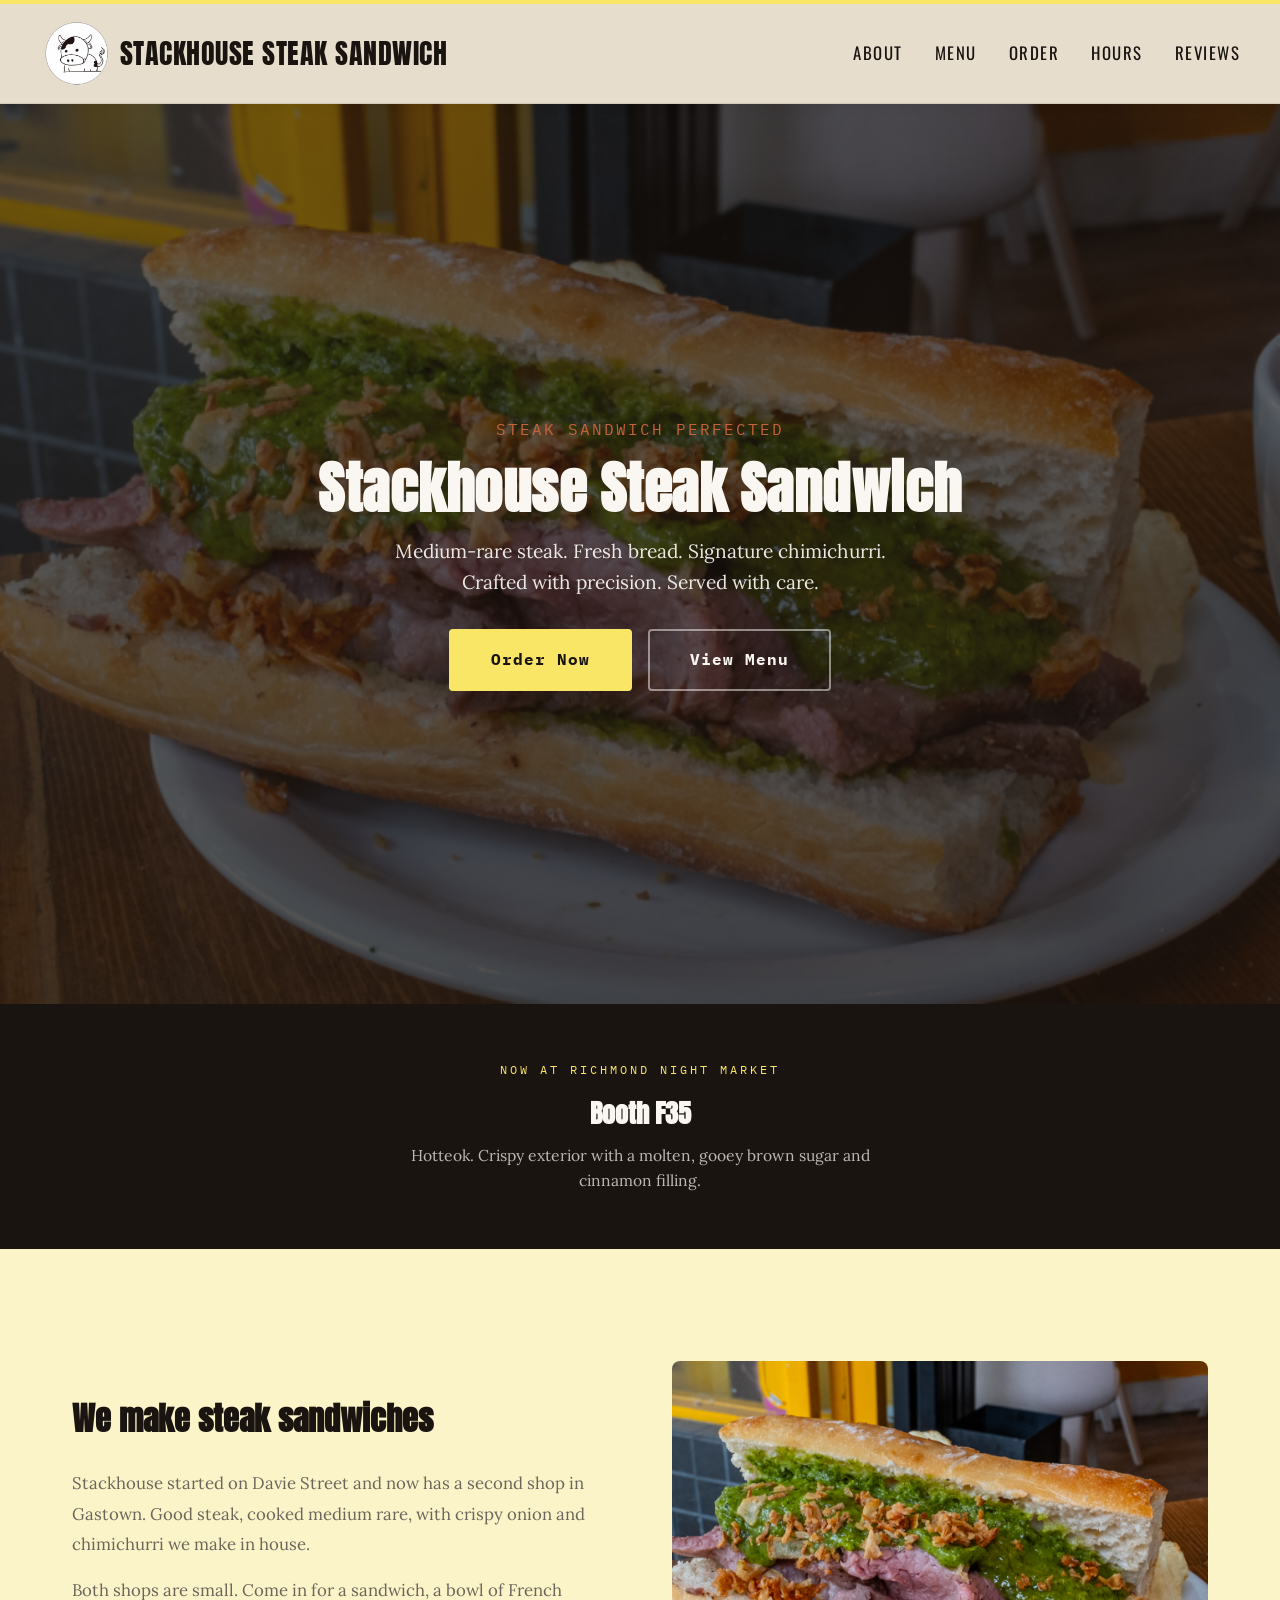
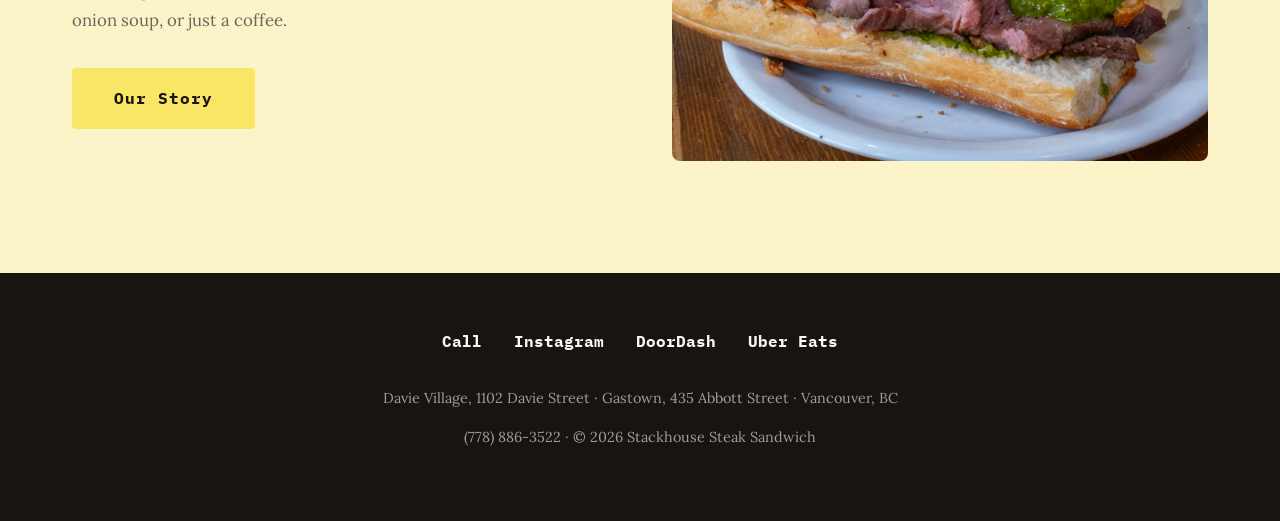
<file: index.html>
<!DOCTYPE html>
<html lang="en">
<head>
    <meta charset="UTF-8">
    <meta name="viewport" content="width=device-width, initial-scale=1.0">
    <title>Stackhouse Steak Sandwich | Vancouver</title>
    <meta name="description" content="Vancouver's home for perfectly crafted steak sandwiches. Medium-rare steak, fresh bread, signature chimichurri.">
    <link href="https://fonts.googleapis.com/css2?family=Anton&family=Oswald:wght@300;400;500&family=Playfair+Display:wght@700;900&family=IBM+Plex+Mono:wght@400;600&family=Lora:wght@400;500;600&display=swap" rel="stylesheet">
    <link rel="icon" type="image/png" href="favicon.png">
    <link rel="apple-touch-icon" href="apple-touch-icon.png">
    <link rel="stylesheet" href="styles.css">
    <style>
        /* Full-bleed photo hero */
        .hero {
            background: linear-gradient(rgba(26, 20, 16, 0.60), rgba(26, 20, 16, 0.74)), url('sandwich.jpg?v=1') center/cover no-repeat;
            padding: 8rem 2rem;
        }
        .hero::before { display: none; }
        .hero-description { color: rgba(250, 247, 243, 0.92); }

        /* More breathing room */
        .about { margin: 7rem auto; }

        /* Richmond Night Market banner */
        .nightmarket-banner {
            background: var(--primary-dark);
            color: var(--cream);
            padding: 3.5rem 2rem;
            text-align: center;
        }
        .nightmarket-banner .eyebrow {
            font-family: 'IBM Plex Mono', monospace;
            letter-spacing: 3px;
            text-transform: uppercase;
            font-size: 0.75rem;
            color: var(--brand);
            margin-bottom: 0.85rem;
        }
        .nightmarket-banner h3 {
            font-family: 'Anton', sans-serif;
            font-size: 1.6rem;
            font-weight: 700;
            margin-bottom: 0.6rem;
            color: var(--cream);
        }
        .nightmarket-banner p {
            color: rgba(250, 247, 243, 0.72);
            font-size: 0.98rem;
            max-width: 520px;
            margin: 0 auto;
            line-height: 1.6;
        }
    </style>
</head>
<body>
    <header>
        <nav>
            <a href="index.html" class="logo" style="text-decoration:none;color:inherit;display:flex;align-items:center;gap:0.6rem;"><img src="favicon.png" alt="Stackhouse" style="height:70px;width:70px;object-fit:cover;">STACKHOUSE STEAK SANDWICH</a>
            <ul class="nav-links">
                <li><a href="about.html">About</a></li>
                <li><a href="menu.html">Menu</a></li>
                <li><a href="order.html">Order</a></li>
                <li><a href="hours.html">Hours</a></li>
                <li><a href="reviews.html">Reviews</a></li>
            </ul>
            <div class="hamburger" id="hamburger">
                <span></span>
                <span></span>
                <span></span>
            </div>
        </nav>
    </header>

    <div class="mobile-menu" id="mobileMenu">
        <a href="about.html">About</a>
        <a href="menu.html">Menu</a>
        <a href="order.html">Order</a>
        <a href="hours.html">Hours</a>
        <a href="reviews.html">Reviews</a>
    </div>

    <script>
        const hamburger = document.getElementById('hamburger');
        const mobileMenu = document.getElementById('mobileMenu');
        hamburger.addEventListener('click', function(e) {
            e.stopPropagation();
            hamburger.classList.toggle('active');
            mobileMenu.classList.toggle('active');
        });
        document.addEventListener('click', function(event) {
            if (!event.target.closest('header') && !event.target.closest('.mobile-menu')) {
                hamburger.classList.remove('active');
                mobileMenu.classList.remove('active');
            }
        });
    </script>

    <section class="hero">
        <div class="hero-content">
            <div class="tagline" style="animation: fadeInDown 0.8s ease 0.2s both;">STEAK SANDWICH PERFECTED</div>
            <h1 style="animation: fadeInDown 0.8s ease 0.4s both;">Stackhouse Steak Sandwich</h1>
            <p class="hero-description" style="animation: fadeInDown 0.8s ease 0.6s both;">Medium-rare steak. Fresh bread. Signature chimichurri.<br>Crafted with precision. Served with care.</p>
            <div style="animation: fadeInUp 0.8s ease 0.8s both; display: flex; gap: 1rem; justify-content: center; flex-wrap: wrap;">
                <a href="order.html" class="cta-button" style="background: var(--brand); color: var(--primary-dark); border-color: var(--brand);">Order Now</a>
                <a href="menu.html" class="cta-button" style="background: transparent; color: var(--cream); border: 2px solid rgba(250, 247, 243, 0.5);">View Menu</a>
            </div>
        </div>
    </section>

    <!-- Richmond Night Market Banner -->
    <section class="nightmarket-banner">
        <div class="eyebrow">Now at Richmond Night Market</div>
        <h3>Booth F35</h3>
        <p>Hotteok. Crispy exterior with a molten, gooey brown sugar and cinnamon filling.</p>
    </section>

    <!-- About preview -->
    <section class="about">
        <div class="about-text">
            <h2>We make steak sandwiches</h2>
            <p>Stackhouse started on Davie Street and now has a second shop in Gastown. Good steak, cooked medium rare, with crispy onion and chimichurri we make in house.</p>
            <p>Both shops are small. Come in for a sandwich, a bowl of French onion soup, or just a coffee.</p>
            <a href="about.html" class="cta-button" style="margin-top: 1rem;">Our Story</a>
        </div>
        <div class="about-image" style="background: none; display: flex; align-items: center; justify-content: center; border-radius: 8px; overflow: hidden;">
            <img src="sandwich.jpg?v=1" alt="Stackhouse Steak Sandwich" style="width: 100%; height: 100%; object-fit: cover;">
        </div>
    </section>

    <footer>
        <div class="social-links">
            <a href="tel:+17788863522">Call</a>
            <a href="https://www.instagram.com/stackhouse_steaksandwich/" target="_blank">Instagram</a>
            <a href="https://www.doordash.com/store/stackhouse-steak-sandwich-vancouver-33182629/56385746/?event_type=autocomplete&pickup=false" target="_blank">DoorDash</a>
            <a href="https://www.ubereats.com/ca/store/stackhouse-steaksandwich/ecouAs_ZU3mbk9xz7SRgxw?diningMode=DELIVERY&surfaceName=" target="_blank">Uber Eats</a>
        </div>
        <div class="footer-text">
            Davie Village, 1102 Davie Street  &middot;  Gastown, 435 Abbott Street  &middot;  Vancouver, BC
        </div>
        <div class="footer-text">
            (778) 886-3522  &middot;  &copy; 2026 Stackhouse Steak Sandwich
        </div>
    </footer>
</body>
</html>
</file>
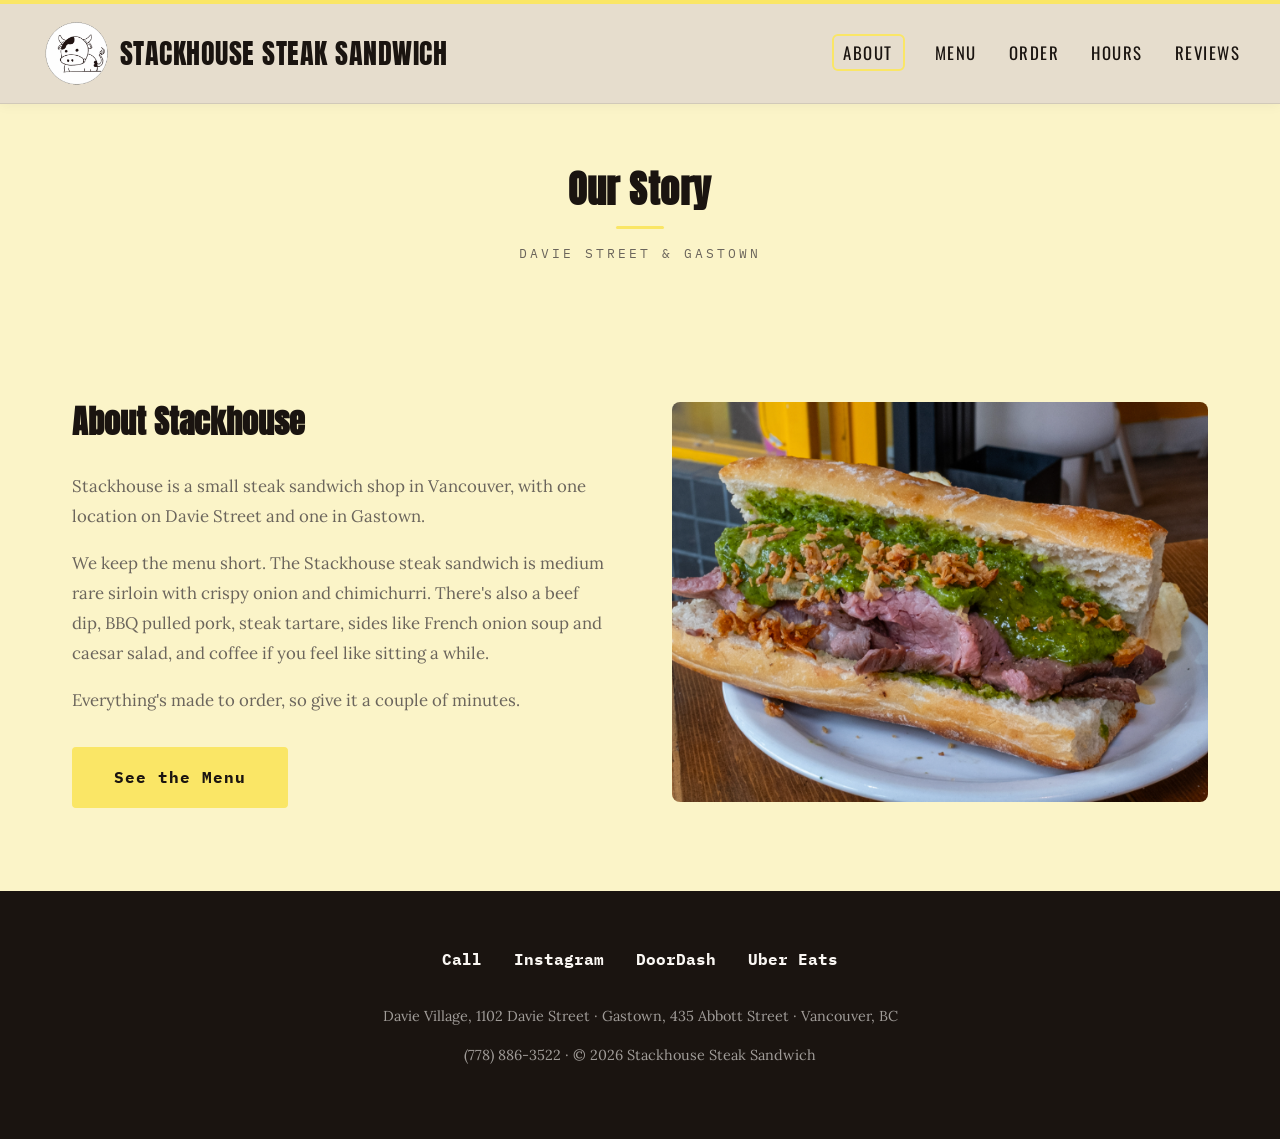
<file: about.html>
<!DOCTYPE html>
<html lang="en">
<head>
    <meta charset="UTF-8">
    <meta name="viewport" content="width=device-width, initial-scale=1.0">
    <title>About | Stackhouse Steak Sandwich</title>
    <meta name="description" content="The story behind Stackhouse Steak Sandwich on Davie Street, Vancouver.">
    <link href="https://fonts.googleapis.com/css2?family=Anton&family=Oswald:wght@300;400;500&family=Playfair+Display:wght@700;900&family=IBM+Plex+Mono:wght@400;600&family=Lora:wght@400;500;600&display=swap" rel="stylesheet">
    <link rel="icon" type="image/png" href="favicon.png">
    <link rel="apple-touch-icon" href="apple-touch-icon.png">
    <link rel="stylesheet" href="styles.css">
</head>
<body>
    <header>
        <nav>
            <a href="index.html" class="logo" style="text-decoration:none;color:inherit;display:flex;align-items:center;gap:0.6rem;"><img src="favicon.png" alt="Stackhouse" style="height:70px;width:70px;object-fit:cover;">STACKHOUSE STEAK SANDWICH</a>
            <ul class="nav-links">
                <li><a href="about.html" class="active">About</a></li>
                <li><a href="menu.html">Menu</a></li>
                <li><a href="order.html">Order</a></li>
                <li><a href="hours.html">Hours</a></li>
                <li><a href="reviews.html">Reviews</a></li>
            </ul>
            <div class="hamburger" id="hamburger">
                <span></span>
                <span></span>
                <span></span>
            </div>
        </nav>
    </header>

    <div class="mobile-menu" id="mobileMenu">
        <a href="about.html">About</a>
        <a href="menu.html">Menu</a>
        <a href="order.html">Order</a>
        <a href="hours.html">Hours</a>
        <a href="reviews.html">Reviews</a>
    </div>

    <script>
        const hamburger = document.getElementById('hamburger');
        const mobileMenu = document.getElementById('mobileMenu');
        hamburger.addEventListener('click', function(e) {
            e.stopPropagation();
            hamburger.classList.toggle('active');
            mobileMenu.classList.toggle('active');
        });
        document.addEventListener('click', function(event) {
            if (!event.target.closest('header') && !event.target.closest('.mobile-menu')) {
                hamburger.classList.remove('active');
                mobileMenu.classList.remove('active');
            }
        });
    </script>

    <div class="page-header">
        <h1>Our Story</h1>
        <p>Davie Street & Gastown</p>
    </div>
    <section class="about page-body">
        <div class="about-text">
            <h2>About Stackhouse</h2>
            <p>Stackhouse is a small steak sandwich shop in Vancouver, with one location on Davie Street and one in Gastown.</p>
            <p>We keep the menu short. The Stackhouse steak sandwich is medium rare sirloin with crispy onion and chimichurri. There's also a beef dip, BBQ pulled pork, steak tartare, sides like French onion soup and caesar salad, and coffee if you feel like sitting a while.</p>
            <p>Everything's made to order, so give it a couple of minutes.</p>
            <a href="menu.html" class="cta-button" style="margin-top: 1rem;">See the Menu</a>
        </div>
        <div class="about-image" style="background: none; display: flex; align-items: center; justify-content: center; border-radius: 8px; overflow: hidden;">
            <img src="sandwich.jpg?v=1" alt="Stackhouse Steak Sandwich" style="width: 100%; height: 100%; object-fit: cover;">
        </div>
    </section>

    <footer>
        <div class="social-links">
            <a href="tel:+17788863522">Call</a>
            <a href="https://www.instagram.com/stackhouse_steaksandwich/" target="_blank">Instagram</a>
            <a href="https://www.doordash.com/store/stackhouse-steak-sandwich-vancouver-33182629/56385746/?event_type=autocomplete&pickup=false" target="_blank">DoorDash</a>
            <a href="https://www.ubereats.com/ca/store/stackhouse-steaksandwich/ecouAs_ZU3mbk9xz7SRgxw?diningMode=DELIVERY&surfaceName=" target="_blank">Uber Eats</a>
        </div>
        <div class="footer-text">
            Davie Village, 1102 Davie Street  &middot;  Gastown, 435 Abbott Street  &middot;  Vancouver, BC
        </div>
        <div class="footer-text">
            (778) 886-3522  &middot;  &copy; 2026 Stackhouse Steak Sandwich
        </div>
    </footer>
</body>
</html>
</file>
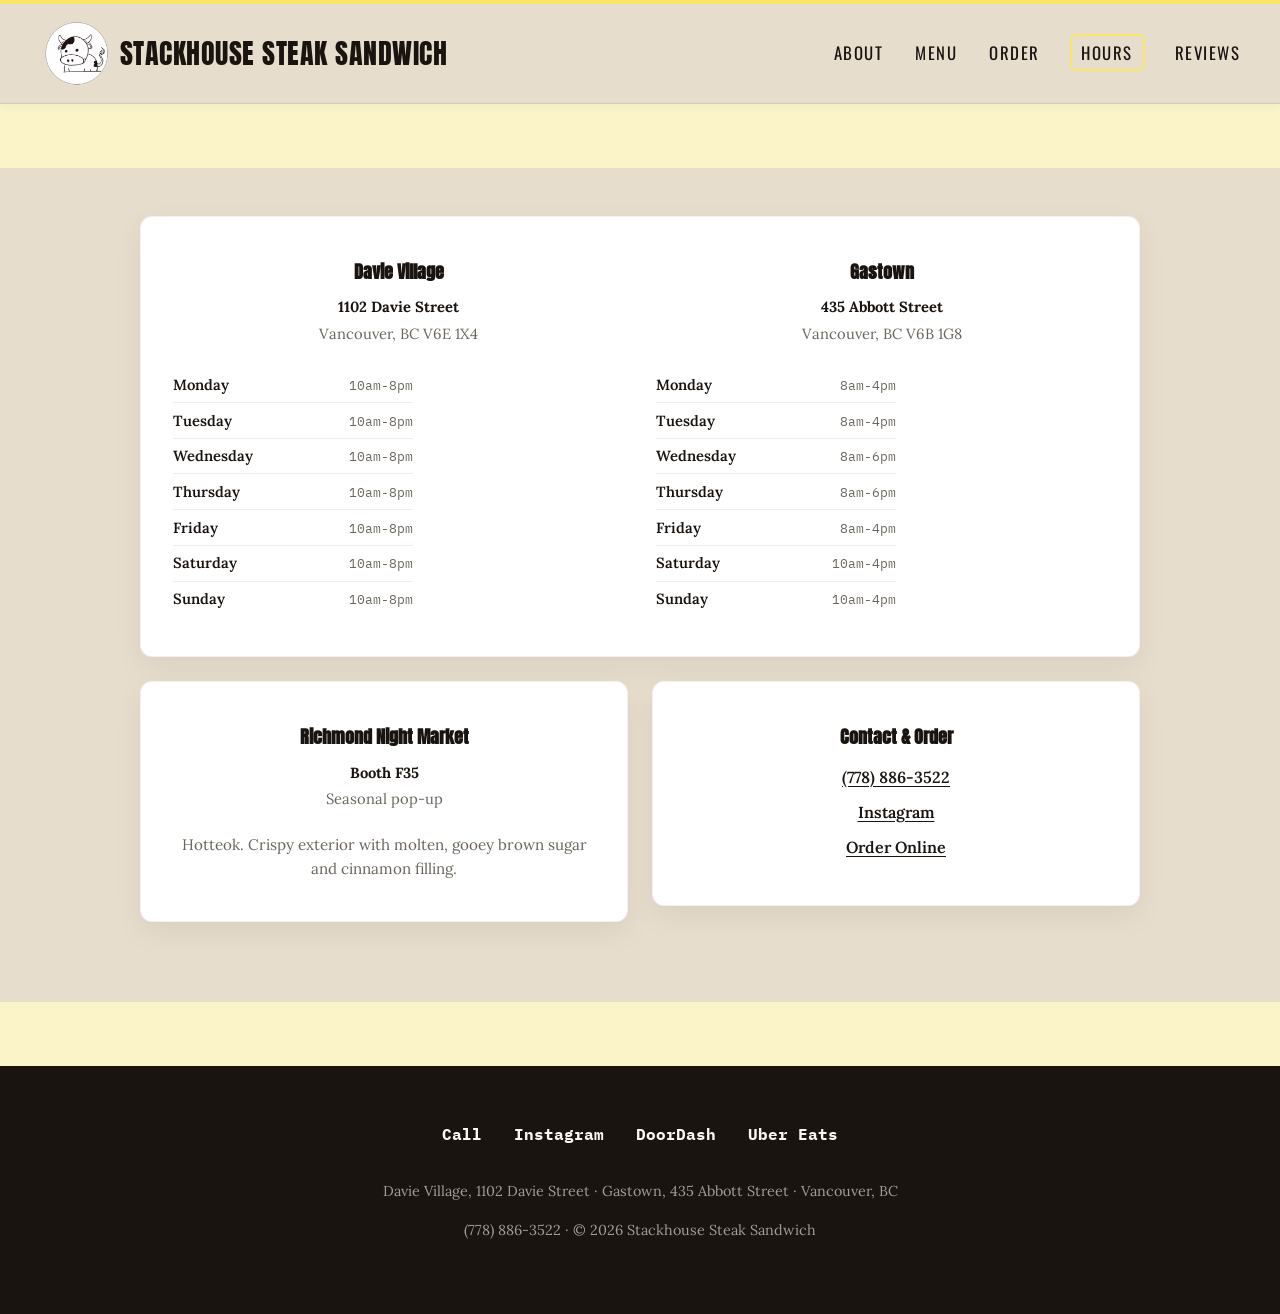
<file: hours.html>
<!DOCTYPE html>
<html lang="en">
<head>
    <meta charset="UTF-8">
    <meta name="viewport" content="width=device-width, initial-scale=1.0">
    <title>Hours & Location | Stackhouse Steak Sandwich</title>
    <meta name="description" content="Visit Stackhouse at 1102 Davie Street, Vancouver. Open daily 10am-8pm. Also at Richmond Night Market Booth F35.">
    <link href="https://fonts.googleapis.com/css2?family=Anton&family=Oswald:wght@300;400;500&family=Playfair+Display:wght@700;900&family=IBM+Plex+Mono:wght@400;600&family=Lora:wght@400;500;600&display=swap" rel="stylesheet">
    <link rel="icon" type="image/png" href="favicon.png">
    <link rel="apple-touch-icon" href="apple-touch-icon.png">
    <link rel="stylesheet" href="styles.css">
    <style>
        .loc-address {
            color: var(--warm-gray);
            font-size: 0.92rem;
            margin-bottom: 1.25rem;
            line-height: 1.5;
        }
        .loc-address strong { color: var(--primary-dark); }
        .hours-week {
            max-width: 240px;
            margin: 0;
            text-align: left;
        }
        .hours-week div {
            display: flex;
            justify-content: space-between;
            align-items: baseline;
            padding: 0.35rem 0;
            border-bottom: 1px solid rgba(139, 134, 128, 0.15);
        }
        .hours-week div:last-child { border-bottom: none; }
        .hours-week .day {
            color: var(--primary-dark);
            font-weight: 600;
            font-size: 0.92rem;
        }
        .hours-week .time {
            color: var(--warm-gray);
            font-family: 'IBM Plex Mono', monospace;
            font-size: 0.82rem;
        }
        @media (max-width: 700px) {
            div[style*="grid-template-columns"] {
                grid-template-columns: 1fr !important;
            }
        }
    </style>
</head>
<body>
    <header>
        <nav>
            <a href="index.html" class="logo" style="text-decoration:none;color:inherit;display:flex;align-items:center;gap:0.6rem;"><img src="favicon.png" alt="Stackhouse" style="height:70px;width:70px;object-fit:cover;">STACKHOUSE STEAK SANDWICH</a>
            <ul class="nav-links">
                <li><a href="about.html">About</a></li>
                <li><a href="menu.html">Menu</a></li>
                <li><a href="order.html">Order</a></li>
                <li><a href="hours.html" class="active">Hours</a></li>
                <li><a href="reviews.html">Reviews</a></li>
            </ul>
            <div class="hamburger" id="hamburger">
                <span></span>
                <span></span>
                <span></span>
            </div>
        </nav>
    </header>

    <div class="mobile-menu" id="mobileMenu">
        <a href="about.html">About</a>
        <a href="menu.html">Menu</a>
        <a href="order.html">Order</a>
        <a href="hours.html">Hours</a>
        <a href="reviews.html">Reviews</a>
    </div>

    <script>
        const hamburger = document.getElementById('hamburger');
        const mobileMenu = document.getElementById('mobileMenu');
        hamburger.addEventListener('click', function(e) {
            e.stopPropagation();
            hamburger.classList.toggle('active');
            mobileMenu.classList.toggle('active');
        });
        document.addEventListener('click', function(event) {
            if (!event.target.closest('header') && !event.target.closest('.mobile-menu')) {
                hamburger.classList.remove('active');
                mobileMenu.classList.remove('active');
            }
        });
    </script>

    <section class="info page-body" style="padding-top: 3rem;">
        <div style="max-width: 1000px; margin: 0 auto; display: flex; flex-direction: column; gap: 1.5rem;">

            <!-- Single card with both locations side by side -->
            <div class="info-card">
                <div style="display: grid; grid-template-columns: 1fr 1fr; gap: 2rem;">
                    <div>
                        <h3 style="margin-bottom: 0.5rem;">Davie Village</h3>
                        <p class="loc-address"><strong>1102 Davie Street</strong><br>Vancouver, BC V6E 1X4</p>
                        <div class="hours-week">
                            <div><span class="day">Monday</span><span class="time">10am-8pm</span></div>
                            <div><span class="day">Tuesday</span><span class="time">10am-8pm</span></div>
                            <div><span class="day">Wednesday</span><span class="time">10am-8pm</span></div>
                            <div><span class="day">Thursday</span><span class="time">10am-8pm</span></div>
                            <div><span class="day">Friday</span><span class="time">10am-8pm</span></div>
                            <div><span class="day">Saturday</span><span class="time">10am-8pm</span></div>
                            <div><span class="day">Sunday</span><span class="time">10am-8pm</span></div>
                        </div>
                    </div>
                    <div>
                        <h3 style="margin-bottom: 0.5rem;">Gastown</h3>
                        <p class="loc-address"><strong>435 Abbott Street</strong><br>Vancouver, BC V6B 1G8</p>
                        <div class="hours-week">
                            <div><span class="day">Monday</span><span class="time">8am-4pm</span></div>
                            <div><span class="day">Tuesday</span><span class="time">8am-4pm</span></div>
                            <div><span class="day">Wednesday</span><span class="time">8am-6pm</span></div>
                            <div><span class="day">Thursday</span><span class="time">8am-6pm</span></div>
                            <div><span class="day">Friday</span><span class="time">8am-4pm</span></div>
                            <div><span class="day">Saturday</span><span class="time">10am-4pm</span></div>
                            <div><span class="day">Sunday</span><span class="time">10am-4pm</span></div>
                        </div>
                    </div>
                </div>
            </div>

            <!-- Richmond + Contact row -->
            <div style="display: grid; grid-template-columns: 1fr 1fr; gap: 1.5rem; align-items: start;">
                <div class="info-card">
                    <h3 style="margin-bottom: 0.5rem;">Richmond Night Market</h3>
                    <p class="loc-address"><strong>Booth F35</strong><br>Seasonal pop-up</p>
                    <p style="font-size: 0.95rem; color: var(--warm-gray); line-height: 1.6;">Hotteok. Crispy exterior with molten, gooey brown sugar and cinnamon filling.</p>
                </div>
                <div class="info-card">
                    <h3 style="margin-bottom: 0.5rem;">Contact & Order</h3>
                    <p style="line-height: 2.2;">
                        <a href="tel:+17788863522" style="color: var(--primary-dark); text-decoration: underline; text-underline-offset: 3px; font-weight: 600;">(778) 886-3522</a><br>
                        <a href="https://www.instagram.com/stackhouse_steaksandwich/" target="_blank" style="color: var(--primary-dark); text-decoration: underline; text-underline-offset: 3px; font-weight: 600;">Instagram</a><br>
                        <a href="order.html" style="color: var(--primary-dark); text-decoration: underline; text-underline-offset: 3px; font-weight: 600;">Order Online</a>
                    </p>
                </div>
            </div>

        </div>
    </section>

    <footer>
        <div class="social-links">
            <a href="tel:+17788863522">Call</a>
            <a href="https://www.instagram.com/stackhouse_steaksandwich/" target="_blank">Instagram</a>
            <a href="https://www.doordash.com/store/stackhouse-steak-sandwich-vancouver-33182629/56385746/?event_type=autocomplete&pickup=false" target="_blank">DoorDash</a>
            <a href="https://www.ubereats.com/ca/store/stackhouse-steaksandwich/ecouAs_ZU3mbk9xz7SRgxw?diningMode=DELIVERY&surfaceName=" target="_blank">Uber Eats</a>
        </div>
        <div class="footer-text">
            Davie Village, 1102 Davie Street  &middot;  Gastown, 435 Abbott Street  &middot;  Vancouver, BC
        </div>
        <div class="footer-text">
            (778) 886-3522  &middot;  &copy; 2026 Stackhouse Steak Sandwich
        </div>
    </footer>
</body>
</html>
</file>
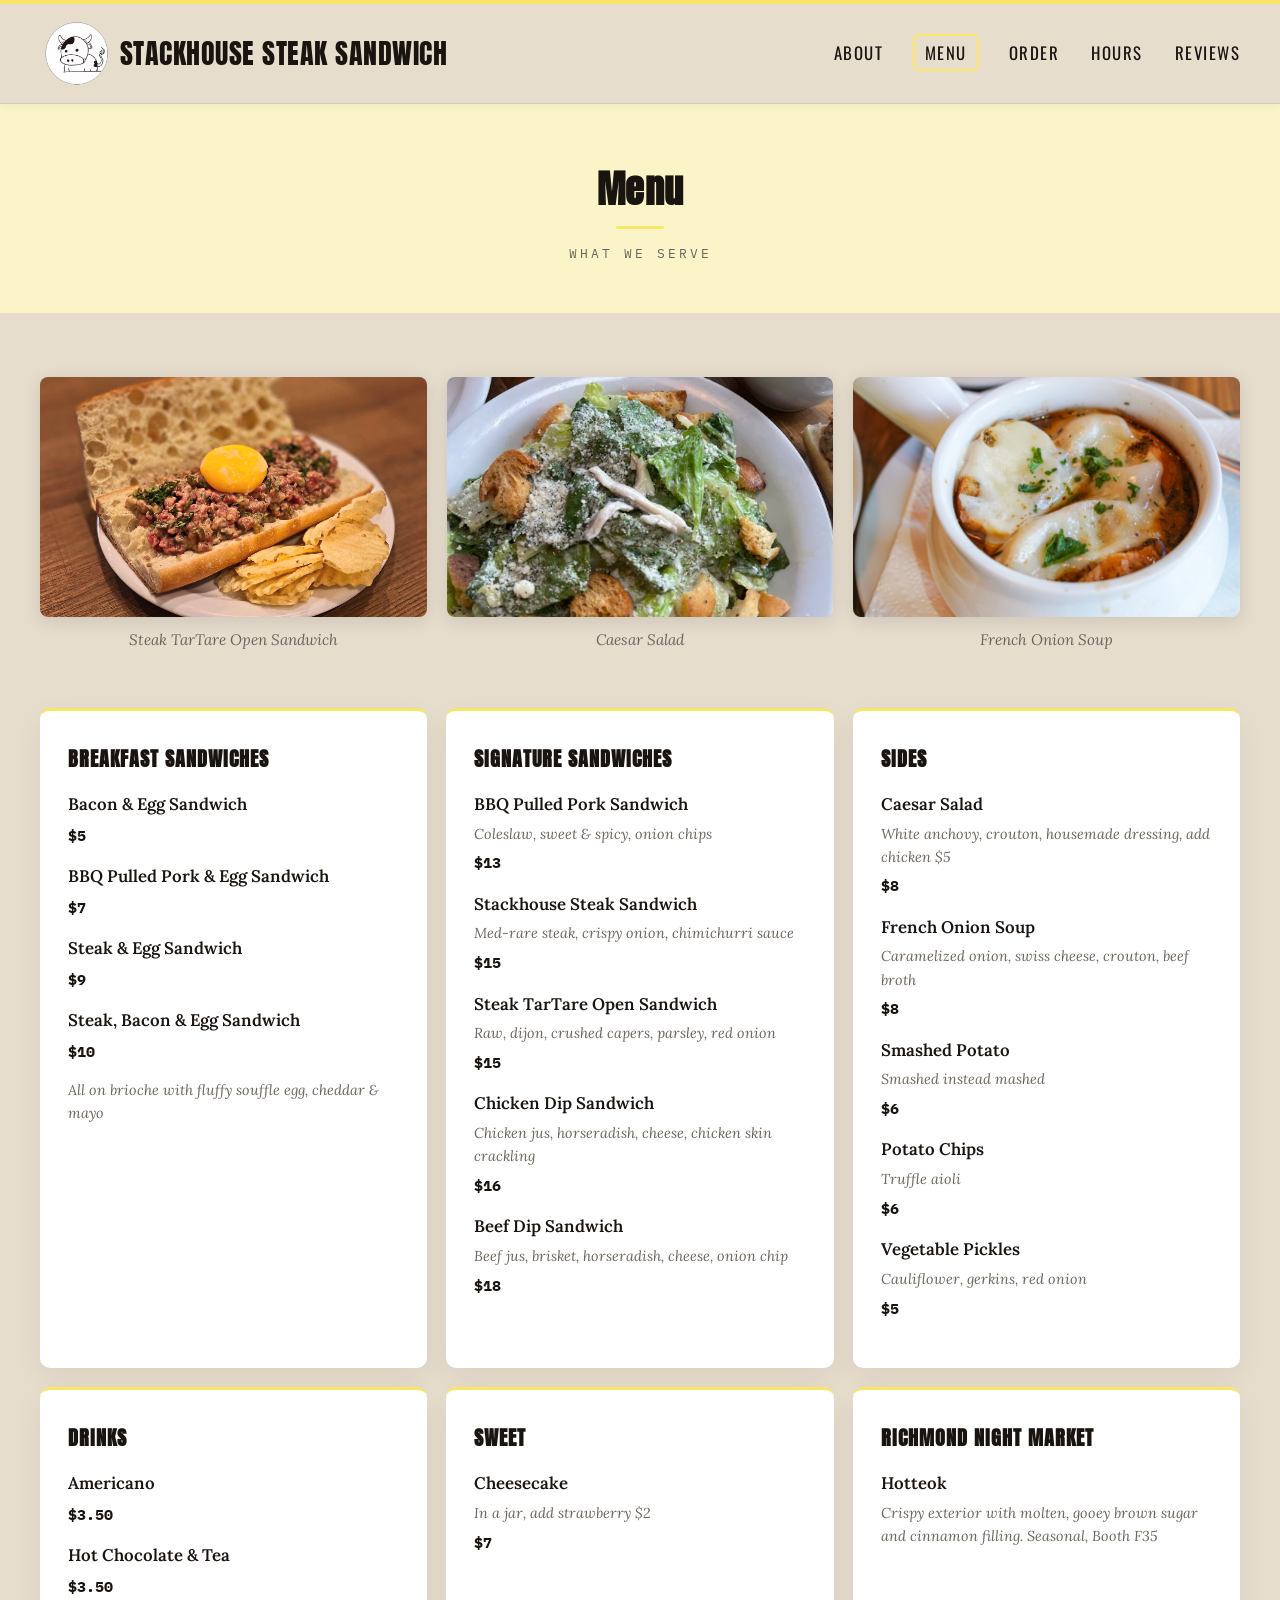
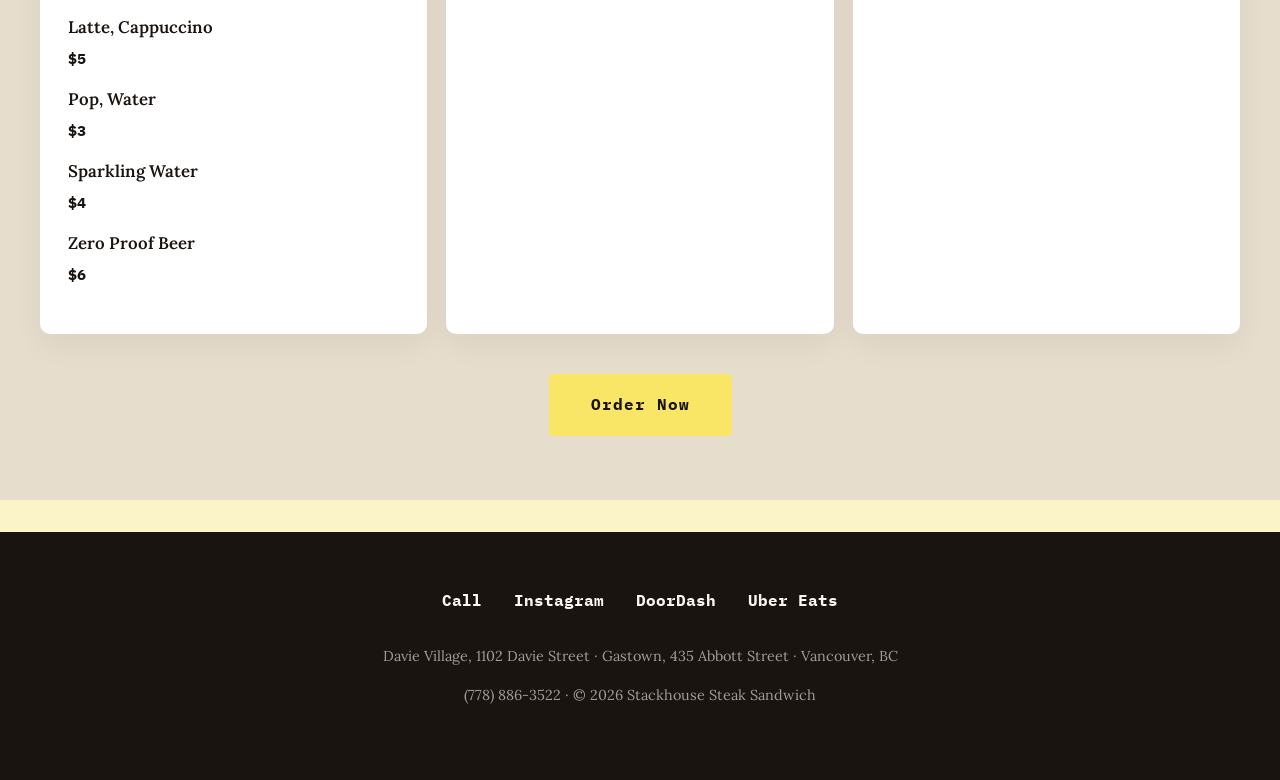
<file: menu.html>
<!DOCTYPE html>
<html lang="en">
<head>
    <meta charset="UTF-8">
    <meta name="viewport" content="width=device-width, initial-scale=1.0">
    <title>Menu | Stackhouse Steak Sandwich</title>
    <meta name="description" content="Breakfast sandwiches, signature steak sandwiches, sides, drinks & more. Vancouver.">
    <link href="https://fonts.googleapis.com/css2?family=Anton&family=Oswald:wght@300;400;500&family=Playfair+Display:wght@700;900&family=IBM+Plex+Mono:wght@400;600&family=Lora:wght@400;500;600&display=swap" rel="stylesheet">
    <link rel="icon" type="image/png" href="favicon.png">
    <link rel="apple-touch-icon" href="apple-touch-icon.png">
    <link rel="stylesheet" href="styles.css">
    <style>
        .menu-photos {
            max-width: 1200px;
            margin: 0 auto 3.5rem;
            display: grid;
            grid-template-columns: repeat(3, 1fr);
            gap: 1.25rem;
        }
        .menu-photo {
            margin: 0;
        }
        .menu-photo img {
            width: 100%;
            height: 240px;
            object-fit: cover;
            border-radius: 8px;
            display: block;
            box-shadow: 0 4px 18px rgba(26, 20, 16, 0.12);
        }
        .menu-photo figcaption {
            font-family: 'Lora', serif;
            font-size: 0.95rem;
            font-style: italic;
            color: var(--warm-gray);
            margin-top: 0.65rem;
            text-align: center;
        }
        @media (max-width: 700px) {
            .menu-photos { grid-template-columns: 1fr; gap: 1.5rem; }
            .menu-photo img { height: 260px; }
        }
    </style>
</head>
<body>
    <header>
        <nav>
            <a href="index.html" class="logo" style="text-decoration:none;color:inherit;display:flex;align-items:center;gap:0.6rem;"><img src="favicon.png" alt="Stackhouse" style="height:70px;width:70px;object-fit:cover;">STACKHOUSE STEAK SANDWICH</a>
            <ul class="nav-links">
                <li><a href="about.html">About</a></li>
                <li><a href="menu.html" class="active">Menu</a></li>
                <li><a href="order.html">Order</a></li>
                <li><a href="hours.html">Hours</a></li>
                <li><a href="reviews.html">Reviews</a></li>
            </ul>
            <div class="hamburger" id="hamburger">
                <span></span>
                <span></span>
                <span></span>
            </div>
        </nav>
    </header>

    <div class="mobile-menu" id="mobileMenu">
        <a href="about.html">About</a>
        <a href="menu.html">Menu</a>
        <a href="order.html">Order</a>
        <a href="hours.html">Hours</a>
        <a href="reviews.html">Reviews</a>
    </div>

    <script>
        const hamburger = document.getElementById('hamburger');
        const mobileMenu = document.getElementById('mobileMenu');
        hamburger.addEventListener('click', function(e) {
            e.stopPropagation();
            hamburger.classList.toggle('active');
            mobileMenu.classList.toggle('active');
        });
        document.addEventListener('click', function(event) {
            if (!event.target.closest('header') && !event.target.closest('.mobile-menu')) {
                hamburger.classList.remove('active');
                mobileMenu.classList.remove('active');
            }
        });
    </script>

    <div class="page-header">
        <h1>Menu</h1>
        <p>What We Serve</p>
    </div>
    <section class="menu page-body" style="margin-top:0;">
        <div class="menu-photos">
            <figure class="menu-photo">
                <img src="steak-tartare.png" alt="Steak TarTare Open Sandwich">
                <figcaption>Steak TarTare Open Sandwich</figcaption>
            </figure>
            <figure class="menu-photo">
                <img src="caesar-salad.png" alt="Caesar Salad">
                <figcaption>Caesar Salad</figcaption>
            </figure>
            <figure class="menu-photo">
                <img src="french-onion-soup.png" alt="French Onion Soup">
                <figcaption>French Onion Soup</figcaption>
            </figure>
        </div>
        <div class="menu-grid">
            <div class="menu-category">
                <h3>Breakfast Sandwiches</h3>
                <div class="menu-item"><div class="menu-item-name">Bacon & Egg Sandwich</div><div class="menu-item-price">$5</div></div>
                <div class="menu-item"><div class="menu-item-name">BBQ Pulled Pork & Egg Sandwich</div><div class="menu-item-price">$7</div></div>
                <div class="menu-item"><div class="menu-item-name">Steak & Egg Sandwich</div><div class="menu-item-price">$9</div></div>
                <div class="menu-item"><div class="menu-item-name">Steak, Bacon & Egg Sandwich</div><div class="menu-item-price">$10</div></div>
                <div class="menu-item-desc" style="margin-top:1rem;">All on brioche with fluffy souffle egg, cheddar & mayo</div>
            </div>

            <div class="menu-category">
                <h3>Signature Sandwiches</h3>
                <div class="menu-item"><div class="menu-item-name">BBQ Pulled Pork Sandwich</div><div class="menu-item-desc">Coleslaw, sweet & spicy, onion chips</div><div class="menu-item-price">$13</div></div>
                <div class="menu-item"><div class="menu-item-name">Stackhouse Steak Sandwich</div><div class="menu-item-desc">Med-rare steak, crispy onion, chimichurri sauce</div><div class="menu-item-price">$15</div></div>
                <div class="menu-item"><div class="menu-item-name">Steak TarTare Open Sandwich</div><div class="menu-item-desc">Raw, dijon, crushed capers, parsley, red onion</div><div class="menu-item-price">$15</div></div>
                <div class="menu-item"><div class="menu-item-name">Chicken Dip Sandwich</div><div class="menu-item-desc">Chicken jus, horseradish, cheese, chicken skin crackling</div><div class="menu-item-price">$16</div></div>
                <div class="menu-item"><div class="menu-item-name">Beef Dip Sandwich</div><div class="menu-item-desc">Beef jus, brisket, horseradish, cheese, onion chip</div><div class="menu-item-price">$18</div></div>
            </div>

            <div class="menu-category">
                <h3>Sides</h3>
                <div class="menu-item"><div class="menu-item-name">Caesar Salad</div><div class="menu-item-desc">White anchovy, crouton, housemade dressing, add chicken $5</div><div class="menu-item-price">$8</div></div>
                <div class="menu-item"><div class="menu-item-name">French Onion Soup</div><div class="menu-item-desc">Caramelized onion, swiss cheese, crouton, beef broth</div><div class="menu-item-price">$8</div></div>
                <div class="menu-item"><div class="menu-item-name">Smashed Potato</div><div class="menu-item-desc">Smashed instead mashed</div><div class="menu-item-price">$6</div></div>
                <div class="menu-item"><div class="menu-item-name">Potato Chips</div><div class="menu-item-desc">Truffle aioli</div><div class="menu-item-price">$6</div></div>
                <div class="menu-item"><div class="menu-item-name">Vegetable Pickles</div><div class="menu-item-desc">Cauliflower, gerkins, red onion</div><div class="menu-item-price">$5</div></div>
            </div>

            <div class="menu-category">
                <h3>Drinks</h3>
                <div class="menu-item"><div class="menu-item-name">Americano</div><div class="menu-item-price">$3.50</div></div>
                <div class="menu-item"><div class="menu-item-name">Hot Chocolate & Tea</div><div class="menu-item-price">$3.50</div></div>
                <div class="menu-item"><div class="menu-item-name">Latte, Cappuccino</div><div class="menu-item-price">$5</div></div>
                <div class="menu-item"><div class="menu-item-name">Pop, Water</div><div class="menu-item-price">$3</div></div>
                <div class="menu-item"><div class="menu-item-name">Sparkling Water</div><div class="menu-item-price">$4</div></div>
                <div class="menu-item"><div class="menu-item-name">Zero Proof Beer</div><div class="menu-item-price">$6</div></div>
            </div>

            <div class="menu-category">
                <h3>Sweet</h3>
                <div class="menu-item"><div class="menu-item-name">Cheesecake</div><div class="menu-item-desc">In a jar, add strawberry $2</div><div class="menu-item-price">$7</div></div>
            </div>

            <div class="menu-category">
                <h3>Richmond Night Market</h3>
                <div class="menu-item"><div class="menu-item-name">Hotteok</div><div class="menu-item-desc">Crispy exterior with molten, gooey brown sugar and cinnamon filling. Seasonal, Booth F35</div></div>
            </div>
        </div>
        <div style="text-align:center; margin-top:2.5rem;">
            <a href="order.html" class="cta-button">Order Now</a>
        </div>
    </section>

    <footer>
        <div class="social-links">
            <a href="tel:+17788863522">Call</a>
            <a href="https://www.instagram.com/stackhouse_steaksandwich/" target="_blank">Instagram</a>
            <a href="https://www.doordash.com/store/stackhouse-steak-sandwich-vancouver-33182629/56385746/?event_type=autocomplete&pickup=false" target="_blank">DoorDash</a>
            <a href="https://www.ubereats.com/ca/store/stackhouse-steaksandwich/ecouAs_ZU3mbk9xz7SRgxw?diningMode=DELIVERY&surfaceName=" target="_blank">Uber Eats</a>
        </div>
        <div class="footer-text">
            Davie Village, 1102 Davie Street  &middot;  Gastown, 435 Abbott Street  &middot;  Vancouver, BC
        </div>
        <div class="footer-text">
            (778) 886-3522  &middot;  &copy; 2026 Stackhouse Steak Sandwich
        </div>
    </footer>
</body>
</html>
</file>
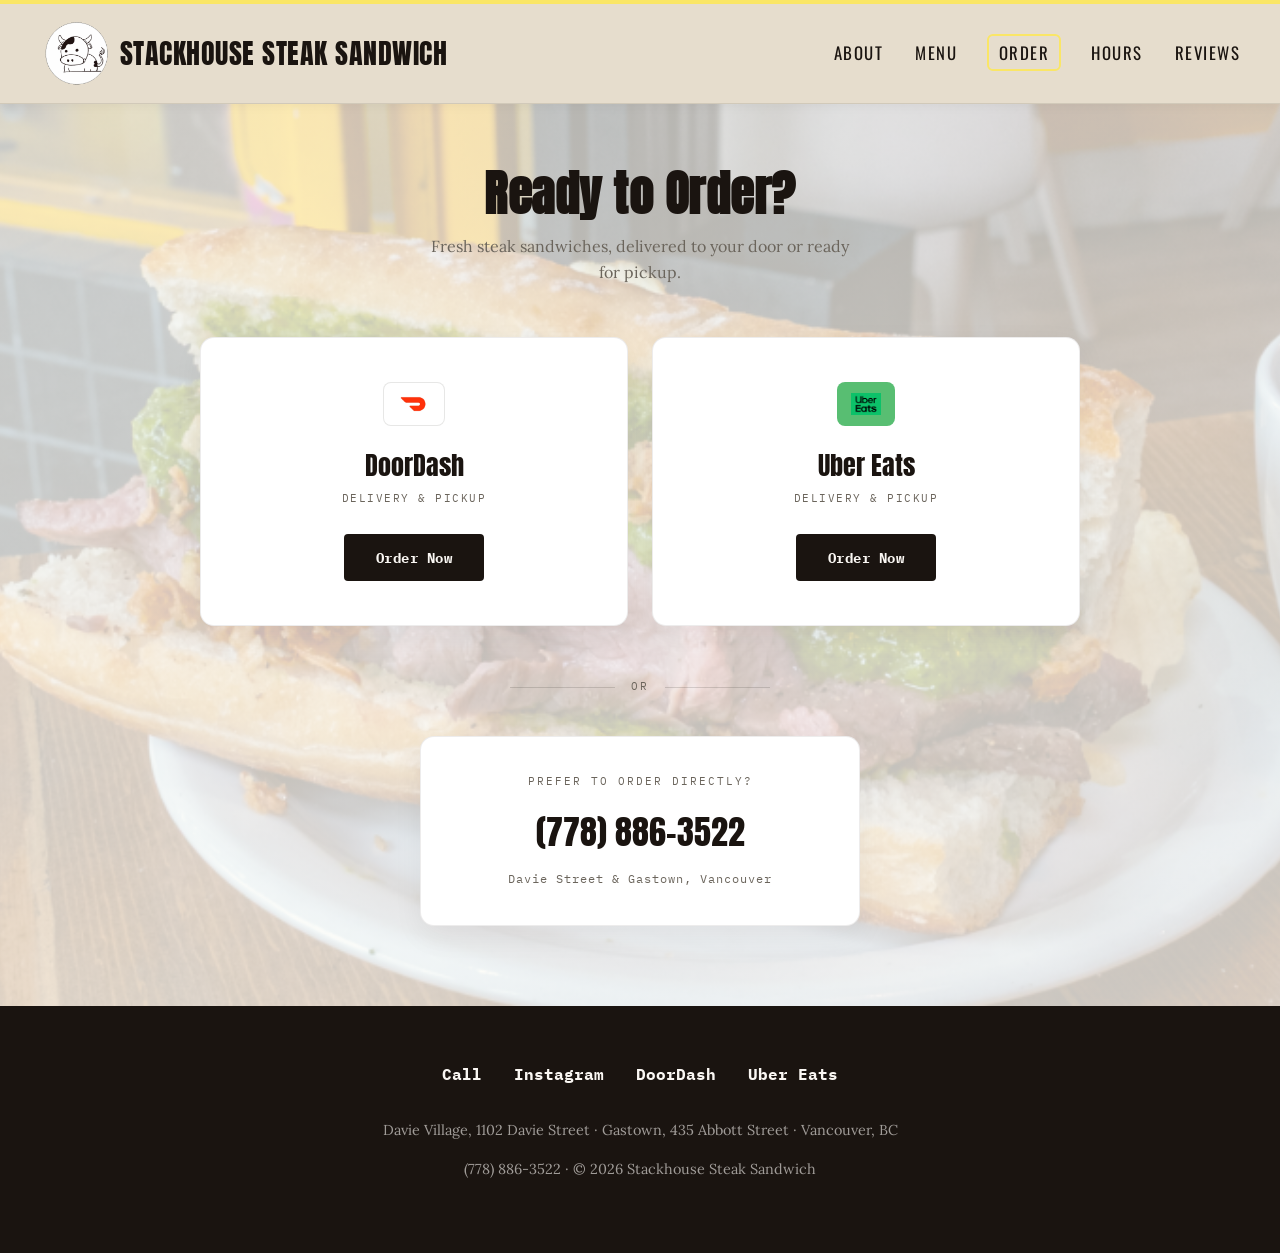
<file: order.html>
<!DOCTYPE html>
<html lang="en">
<head>
    <meta charset="UTF-8">
    <meta name="viewport" content="width=device-width, initial-scale=1.0">
    <title>Order | Stackhouse Steak Sandwich</title>
    <meta name="description" content="Order Stackhouse Steak Sandwich for delivery or pickup on DoorDash or Uber Eats, or call (778) 886-3522.">
    <link href="https://fonts.googleapis.com/css2?family=Anton&family=Oswald:wght@300;400;500&family=Playfair+Display:wght@700;900&family=IBM+Plex+Mono:wght@400;600&family=Lora:wght@400;500;600&display=swap" rel="stylesheet">
    <link rel="icon" type="image/png" href="favicon.png">
    <link rel="apple-touch-icon" href="apple-touch-icon.png">
    <link rel="stylesheet" href="styles.css">
    <style>
        .order-hero {
            position: relative;
            color: var(--primary-dark);
            min-height: calc(100vh - 56px);
            display: flex;
            align-items: center;
            justify-content: center;
            padding: 4rem 1.5rem 5rem;
            text-align: center;
            background: linear-gradient(rgba(255, 253, 247, 0.72), rgba(255, 253, 247, 0.78)), url('sandwich.jpg?v=2') center/cover no-repeat;
        }
        .order-inner { max-width: 880px; width: 100%; }
        .order-title {
            font-family: 'Anton', sans-serif;
            font-size: 3rem;
            font-weight: 900;
            letter-spacing: 0.5px;
            margin-bottom: 0.85rem;
            color: var(--primary-dark);
        }
        .order-lede {
            color: var(--warm-gray);
            max-width: 440px;
            margin: 0 auto 3.25rem;
            line-height: 1.6;
        }
        .order-cards {
            display: grid;
            grid-template-columns: 1fr 1fr;
            gap: 1.5rem;
            margin-bottom: 3.25rem;
        }
        .order-card {
            text-decoration: none;
            background: #ffffff;
            border: 1px solid rgba(26, 20, 16, 0.08);
            border-radius: 14px;
            padding: 2.75rem 2rem;
            display: flex;
            flex-direction: column;
            align-items: center;
            box-shadow: 0 10px 30px rgba(26, 20, 16, 0.06);
            transition: transform 0.3s ease, box-shadow 0.3s ease;
        }
        .order-card:hover {
            transform: translateY(-6px);
            box-shadow: 0 18px 45px rgba(26, 20, 16, 0.12);
        }
        .order-card__logo {
            height: 44px;
            border-radius: 8px;
            display: flex;
            align-items: center;
            justify-content: center;
            padding: 0 14px;
            margin-bottom: 1.15rem;
        }
        .order-card__logo.dd { background: #ffffff; border: 1px solid rgba(26, 20, 16, 0.1); }
        .order-card__logo.ue { background: #58be72; }
        .order-card__logo img { height: 22px; width: auto; }
        .order-card__name {
            font-family: 'Anton', sans-serif;
            font-size: 1.6rem;
            color: var(--primary-dark);
            margin-bottom: 0.3rem;
        }
        .order-card__desc {
            font-family: 'IBM Plex Mono', monospace;
            font-size: 0.7rem;
            letter-spacing: 1.5px;
            text-transform: uppercase;
            color: var(--warm-gray);
            margin-bottom: 1.6rem;
        }
        .order-card__btn {
            font-family: 'IBM Plex Mono', monospace;
            font-weight: 700;
            font-size: 0.9rem;
            letter-spacing: 0.5px;
            color: var(--cream);
            background: var(--primary-dark);
            padding: 0.75rem 2rem;
            border-radius: 4px;
            transition: background 0.25s ease;
        }
        .order-card:hover .order-card__btn { background: #000000; }

        .order-divider {
            display: flex;
            align-items: center;
            gap: 1rem;
            max-width: 260px;
            margin: 0 auto 2.5rem;
            color: var(--warm-gray);
            font-family: 'IBM Plex Mono', monospace;
            font-size: 0.7rem;
            letter-spacing: 2px;
        }
        .order-divider::before, .order-divider::after {
            content: '';
            flex: 1;
            height: 1px;
            background: rgba(26, 20, 16, 0.15);
        }

        .order-call {
            max-width: 440px;
            margin: 0 auto;
            background: #ffffff;
            border: 1px solid rgba(26, 20, 16, 0.08);
            border-radius: 14px;
            padding: 2.25rem 2rem;
            box-shadow: 0 10px 30px rgba(26, 20, 16, 0.06);
        }
        .order-call__label {
            font-family: 'IBM Plex Mono', monospace;
            font-size: 0.7rem;
            letter-spacing: 2px;
            text-transform: uppercase;
            color: var(--warm-gray);
            margin-bottom: 0.9rem;
        }
        .order-call__phone {
            font-family: 'Anton', sans-serif;
            font-size: 2.1rem;
            color: var(--primary-dark);
            text-decoration: none;
            display: inline-block;
            margin-bottom: 0.6rem;
            transition: color 0.2s ease;
        }
        .order-call__phone:hover { color: var(--warm-gray); }
        .order-call__meta {
            font-family: 'IBM Plex Mono', monospace;
            font-size: 0.78rem;
            letter-spacing: 1px;
            color: var(--warm-gray);
        }

        @media (max-width: 600px) {
            .order-title { font-size: 2.3rem; }
            .order-cards { grid-template-columns: 1fr; gap: 1.25rem; }
            .order-hero { padding: 3rem 1.25rem 4rem; }
            .order-card { padding: 2.25rem 1.5rem; }
        }
    </style>
</head>
<body>
    <header>
        <nav>
            <a href="index.html" class="logo" style="text-decoration:none;color:inherit;display:flex;align-items:center;gap:0.6rem;"><img src="favicon.png" alt="Stackhouse" style="height:70px;width:70px;object-fit:cover;">STACKHOUSE STEAK SANDWICH</a>
            <ul class="nav-links">
                <li><a href="about.html">About</a></li>
                <li><a href="menu.html">Menu</a></li>
                <li><a href="order.html" class="active">Order</a></li>
                <li><a href="hours.html">Hours</a></li>
                <li><a href="reviews.html">Reviews</a></li>
            </ul>
            <div class="hamburger" id="hamburger">
                <span></span>
                <span></span>
                <span></span>
            </div>
        </nav>
    </header>

    <div class="mobile-menu" id="mobileMenu">
        <a href="about.html">About</a>
        <a href="menu.html">Menu</a>
        <a href="order.html">Order</a>
        <a href="hours.html">Hours</a>
        <a href="reviews.html">Reviews</a>
    </div>

    <script>
        const hamburger = document.getElementById('hamburger');
        const mobileMenu = document.getElementById('mobileMenu');
        hamburger.addEventListener('click', function(e) {
            e.stopPropagation();
            hamburger.classList.toggle('active');
            mobileMenu.classList.toggle('active');
        });
        document.addEventListener('click', function(event) {
            if (!event.target.closest('header') && !event.target.closest('.mobile-menu')) {
                hamburger.classList.remove('active');
                mobileMenu.classList.remove('active');
            }
        });
    </script>

    <section class="order-hero">
        <div class="order-inner">
            <h1 class="order-title">Ready to Order?</h1>
            <p class="order-lede">Fresh steak sandwiches, delivered to your door or ready for pickup.</p>
            <div class="order-cards">
                <a class="order-card" href="https://www.doordash.com/store/stackhouse-steak-sandwich-vancouver-33182629/56385746/?event_type=autocomplete&pickup=false" target="_blank">
                    <div class="order-card__logo dd"><img src="doordash-logo.png" alt="DoorDash"></div>
                    <div class="order-card__name">DoorDash</div>
                    <div class="order-card__desc">Delivery &amp; Pickup</div>
                    <span class="order-card__btn">Order Now</span>
                </a>
                <a class="order-card" href="https://www.ubereats.com/ca/store/stackhouse-steaksandwich/ecouAs_ZU3mbk9xz7SRgxw?diningMode=DELIVERY&surfaceName=" target="_blank">
                    <div class="order-card__logo ue"><img src="ubereats-logo.png" alt="Uber Eats"></div>
                    <div class="order-card__name">Uber Eats</div>
                    <div class="order-card__desc">Delivery &amp; Pickup</div>
                    <span class="order-card__btn">Order Now</span>
                </a>
            </div>
            <div class="order-divider">OR</div>
            <div class="order-call">
                <div class="order-call__label">Prefer to order directly?</div>
                <a class="order-call__phone" href="tel:+17788863522">(778) 886-3522</a>
                <div class="order-call__meta">Davie Street & Gastown, Vancouver</div>
            </div>
        </div>
    </section>

    <footer>
        <div class="social-links">
            <a href="tel:+17788863522">Call</a>
            <a href="https://www.instagram.com/stackhouse_steaksandwich/" target="_blank">Instagram</a>
            <a href="https://www.doordash.com/store/stackhouse-steak-sandwich-vancouver-33182629/56385746/?event_type=autocomplete&pickup=false" target="_blank">DoorDash</a>
            <a href="https://www.ubereats.com/ca/store/stackhouse-steaksandwich/ecouAs_ZU3mbk9xz7SRgxw?diningMode=DELIVERY&surfaceName=" target="_blank">Uber Eats</a>
        </div>
        <div class="footer-text">
            Davie Village, 1102 Davie Street  &middot;  Gastown, 435 Abbott Street  &middot;  Vancouver, BC
        </div>
        <div class="footer-text">
            (778) 886-3522  &middot;  &copy; 2026 Stackhouse Steak Sandwich
        </div>
    </footer>
</body>
</html>
</file>
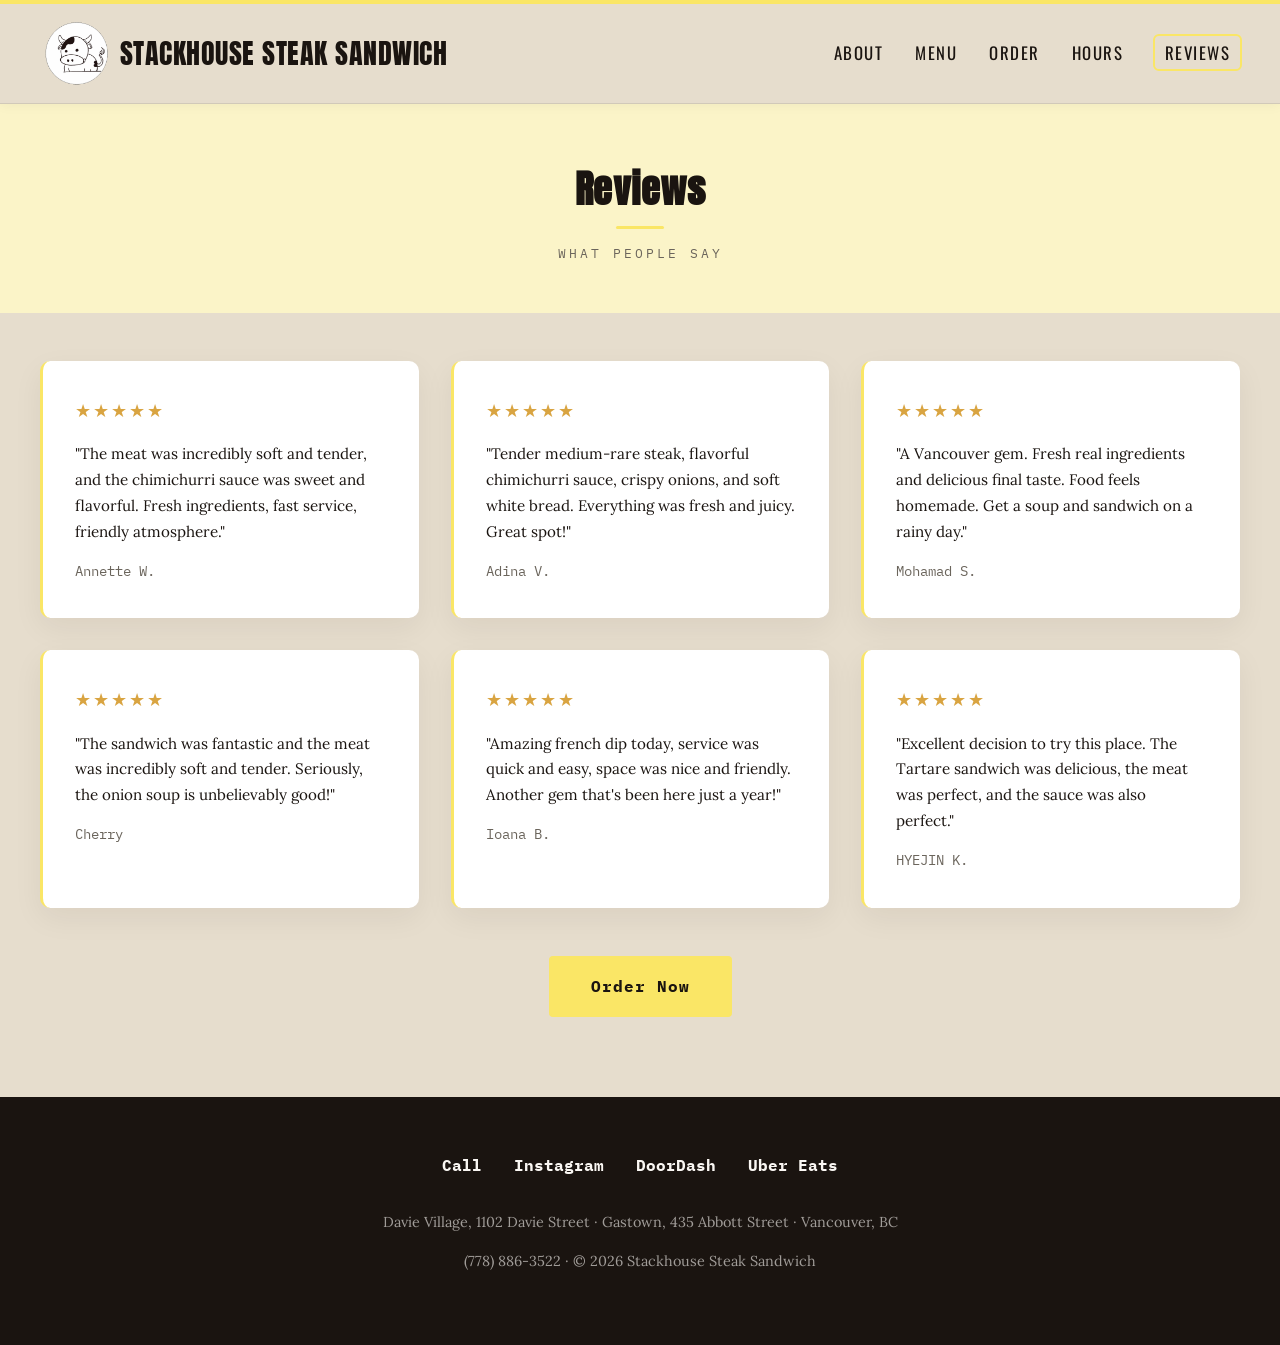
<file: reviews.html>
<!DOCTYPE html>
<html lang="en">
<head>
    <meta charset="UTF-8">
    <meta name="viewport" content="width=device-width, initial-scale=1.0">
    <title>Reviews | Stackhouse Steak Sandwich</title>
    <meta name="description" content="See what customers are saying about Stackhouse Steak Sandwich in Vancouver. 4.6 stars.">
    <link href="https://fonts.googleapis.com/css2?family=Anton&family=Oswald:wght@300;400;500&family=Playfair+Display:wght@700;900&family=IBM+Plex+Mono:wght@400;600&family=Lora:wght@400;500;600&display=swap" rel="stylesheet">
    <link rel="icon" type="image/png" href="favicon.png">
    <link rel="apple-touch-icon" href="apple-touch-icon.png">
    <link rel="stylesheet" href="styles.css">
</head>
<body>
    <header>
        <nav>
            <a href="index.html" class="logo" style="text-decoration:none;color:inherit;display:flex;align-items:center;gap:0.6rem;"><img src="favicon.png" alt="Stackhouse" style="height:70px;width:70px;object-fit:cover;">STACKHOUSE STEAK SANDWICH</a>
            <ul class="nav-links">
                <li><a href="about.html">About</a></li>
                <li><a href="menu.html">Menu</a></li>
                <li><a href="order.html">Order</a></li>
                <li><a href="hours.html">Hours</a></li>
                <li><a href="reviews.html" class="active">Reviews</a></li>
            </ul>
            <div class="hamburger" id="hamburger">
                <span></span>
                <span></span>
                <span></span>
            </div>
        </nav>
    </header>

    <div class="mobile-menu" id="mobileMenu">
        <a href="about.html">About</a>
        <a href="menu.html">Menu</a>
        <a href="order.html">Order</a>
        <a href="hours.html">Hours</a>
        <a href="reviews.html">Reviews</a>
    </div>

    <script>
        const hamburger = document.getElementById('hamburger');
        const mobileMenu = document.getElementById('mobileMenu');
        hamburger.addEventListener('click', function(e) {
            e.stopPropagation();
            hamburger.classList.toggle('active');
            mobileMenu.classList.toggle('active');
        });
        document.addEventListener('click', function(event) {
            if (!event.target.closest('header') && !event.target.closest('.mobile-menu')) {
                hamburger.classList.remove('active');
                mobileMenu.classList.remove('active');
            }
        });
    </script>

    <div class="page-header">
        <h1>Reviews</h1>
        <p>What People Say</p>
    </div>
    <section class="reviews page-body" style="padding-top:3rem;">
        <div class="reviews-grid">
            <div class="review-card">
                <div class="review-stars">&#9733;&#9733;&#9733;&#9733;&#9733;</div>
                <div class="review-text">"The meat was incredibly soft and tender, and the chimichurri sauce was sweet and flavorful. Fresh ingredients, fast service, friendly atmosphere."</div>
                <div class="review-author">Annette W.</div>
            </div>
            <div class="review-card">
                <div class="review-stars">&#9733;&#9733;&#9733;&#9733;&#9733;</div>
                <div class="review-text">"Tender medium-rare steak, flavorful chimichurri sauce, crispy onions, and soft white bread. Everything was fresh and juicy. Great spot!"</div>
                <div class="review-author">Adina V.</div>
            </div>
            <div class="review-card">
                <div class="review-stars">&#9733;&#9733;&#9733;&#9733;&#9733;</div>
                <div class="review-text">"A Vancouver gem. Fresh real ingredients and delicious final taste. Food feels homemade. Get a soup and sandwich on a rainy day."</div>
                <div class="review-author">Mohamad S.</div>
            </div>
            <div class="review-card">
                <div class="review-stars">&#9733;&#9733;&#9733;&#9733;&#9733;</div>
                <div class="review-text">"The sandwich was fantastic and the meat was incredibly soft and tender. Seriously, the onion soup is unbelievably good!"</div>
                <div class="review-author">Cherry</div>
            </div>
            <div class="review-card">
                <div class="review-stars">&#9733;&#9733;&#9733;&#9733;&#9733;</div>
                <div class="review-text">"Amazing french dip today, service was quick and easy, space was nice and friendly. Another gem that's been here just a year!"</div>
                <div class="review-author">Ioana B.</div>
            </div>
            <div class="review-card">
                <div class="review-stars">&#9733;&#9733;&#9733;&#9733;&#9733;</div>
                <div class="review-text">"Excellent decision to try this place. The Tartare sandwich was delicious, the meat was perfect, and the sauce was also perfect."</div>
                <div class="review-author">HYEJIN K.</div>
            </div>
        </div>
        <div style="text-align:center; margin-top:3rem;">
            <a href="order.html" class="cta-button">Order Now</a>
        </div>
    </section>

    <footer>
        <div class="social-links">
            <a href="tel:+17788863522">Call</a>
            <a href="https://www.instagram.com/stackhouse_steaksandwich/" target="_blank">Instagram</a>
            <a href="https://www.doordash.com/store/stackhouse-steak-sandwich-vancouver-33182629/56385746/?event_type=autocomplete&pickup=false" target="_blank">DoorDash</a>
            <a href="https://www.ubereats.com/ca/store/stackhouse-steaksandwich/ecouAs_ZU3mbk9xz7SRgxw?diningMode=DELIVERY&surfaceName=" target="_blank">Uber Eats</a>
        </div>
        <div class="footer-text">
            Davie Village, 1102 Davie Street  &middot;  Gastown, 435 Abbott Street  &middot;  Vancouver, BC
        </div>
        <div class="footer-text">
            (778) 886-3522  &middot;  &copy; 2026 Stackhouse Steak Sandwich
        </div>
    </footer>
</body>
</html>
</file>
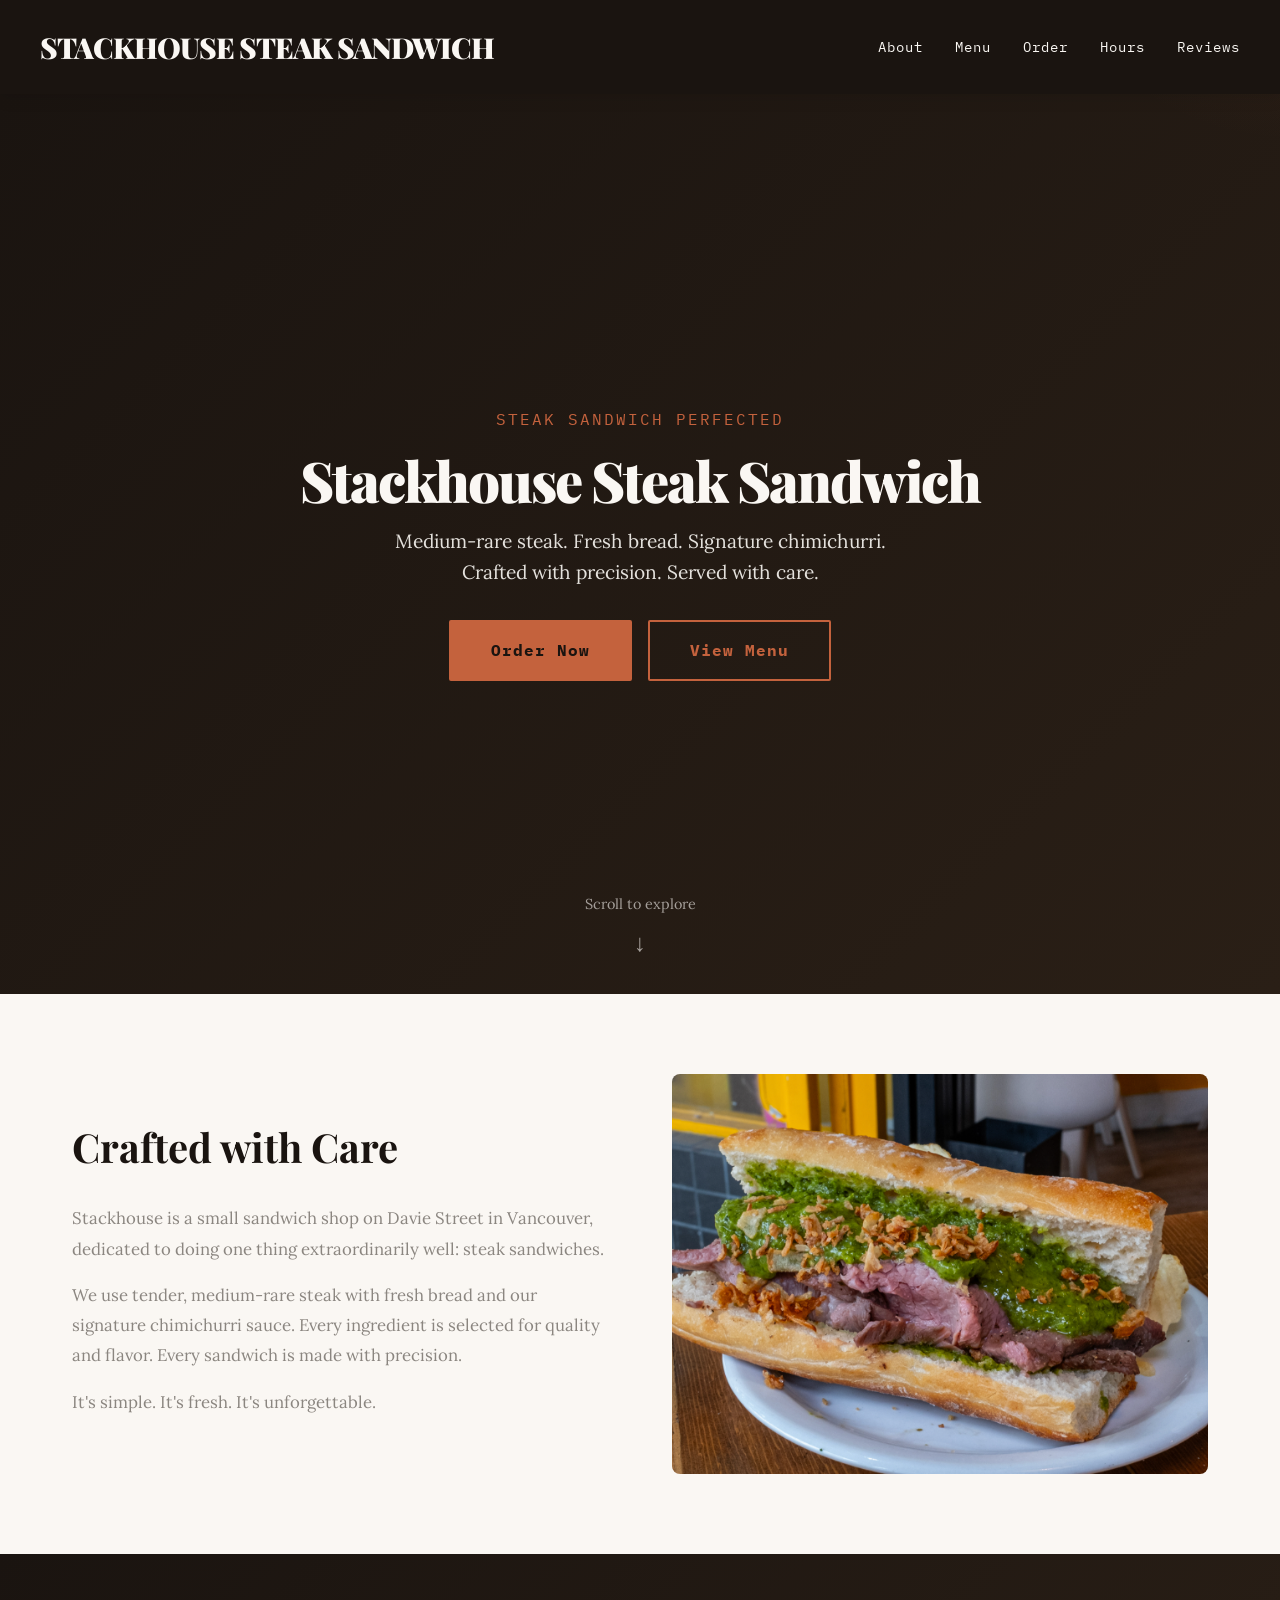
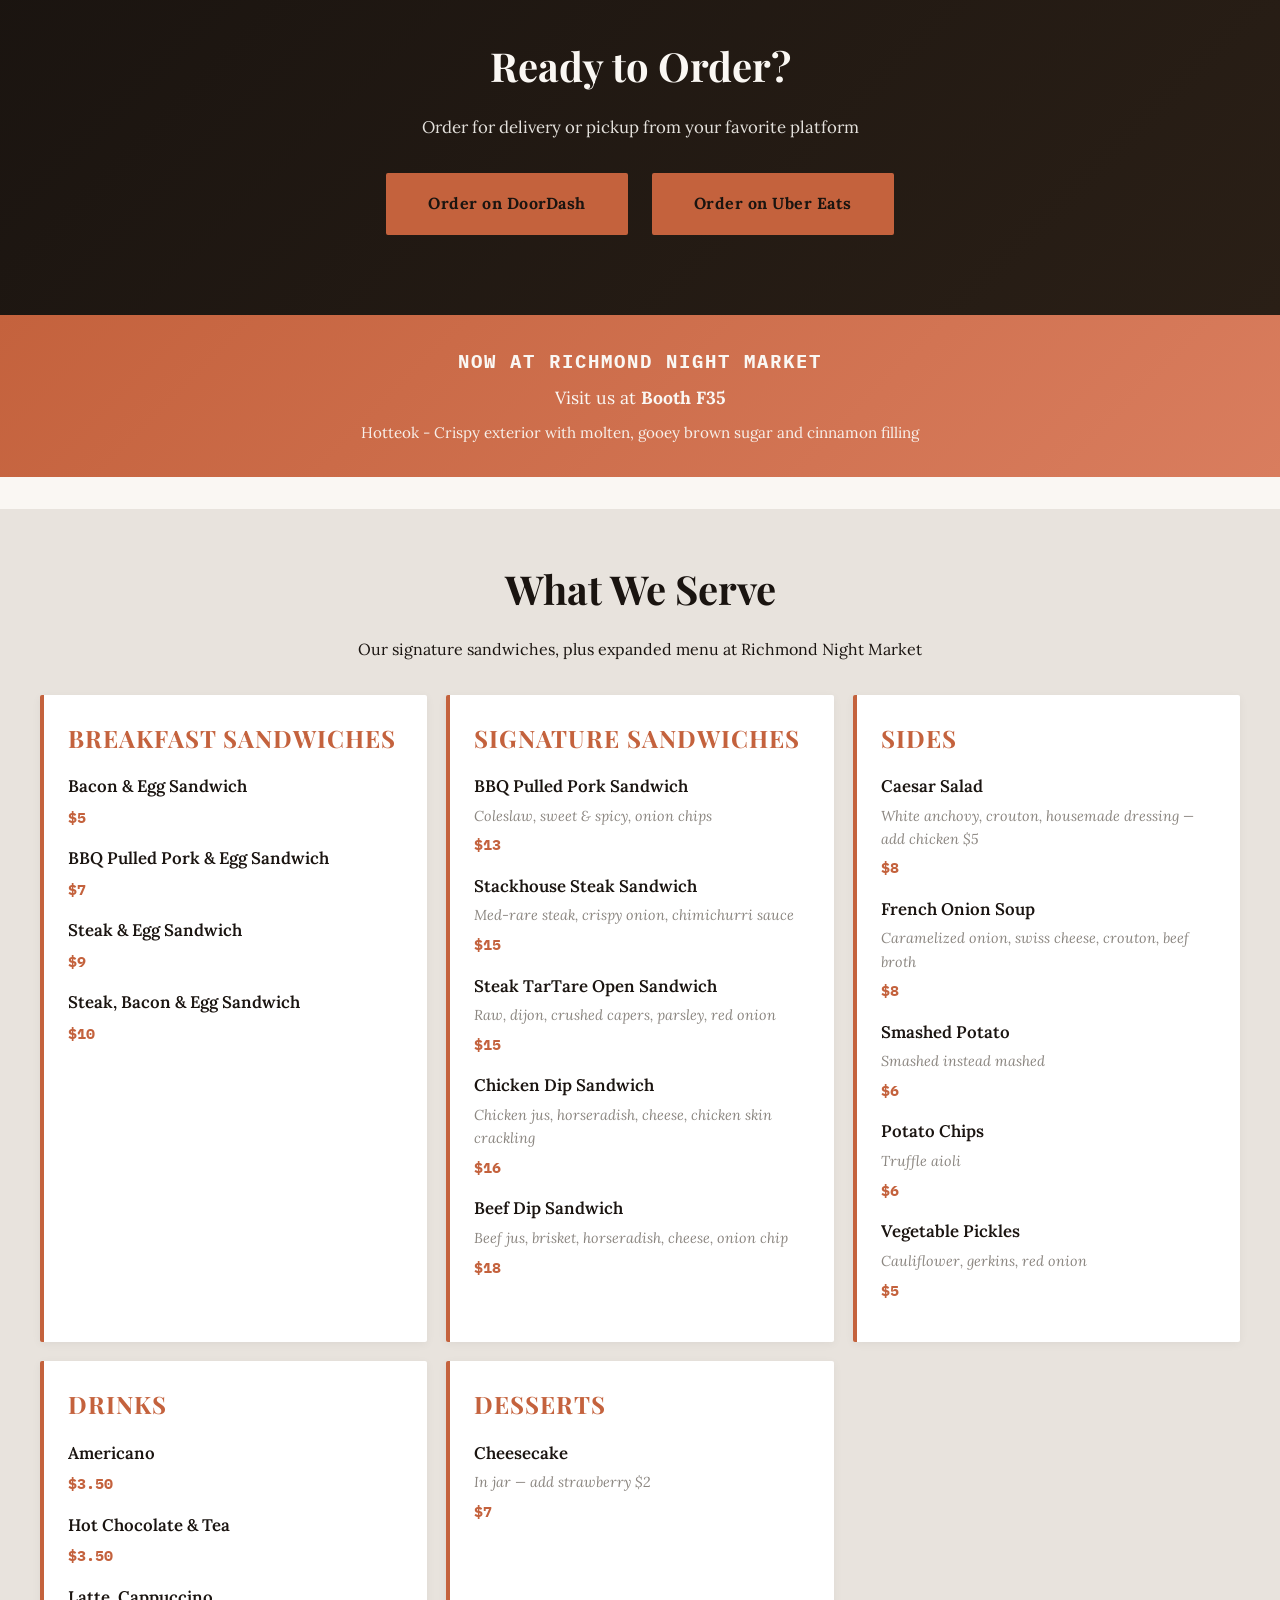
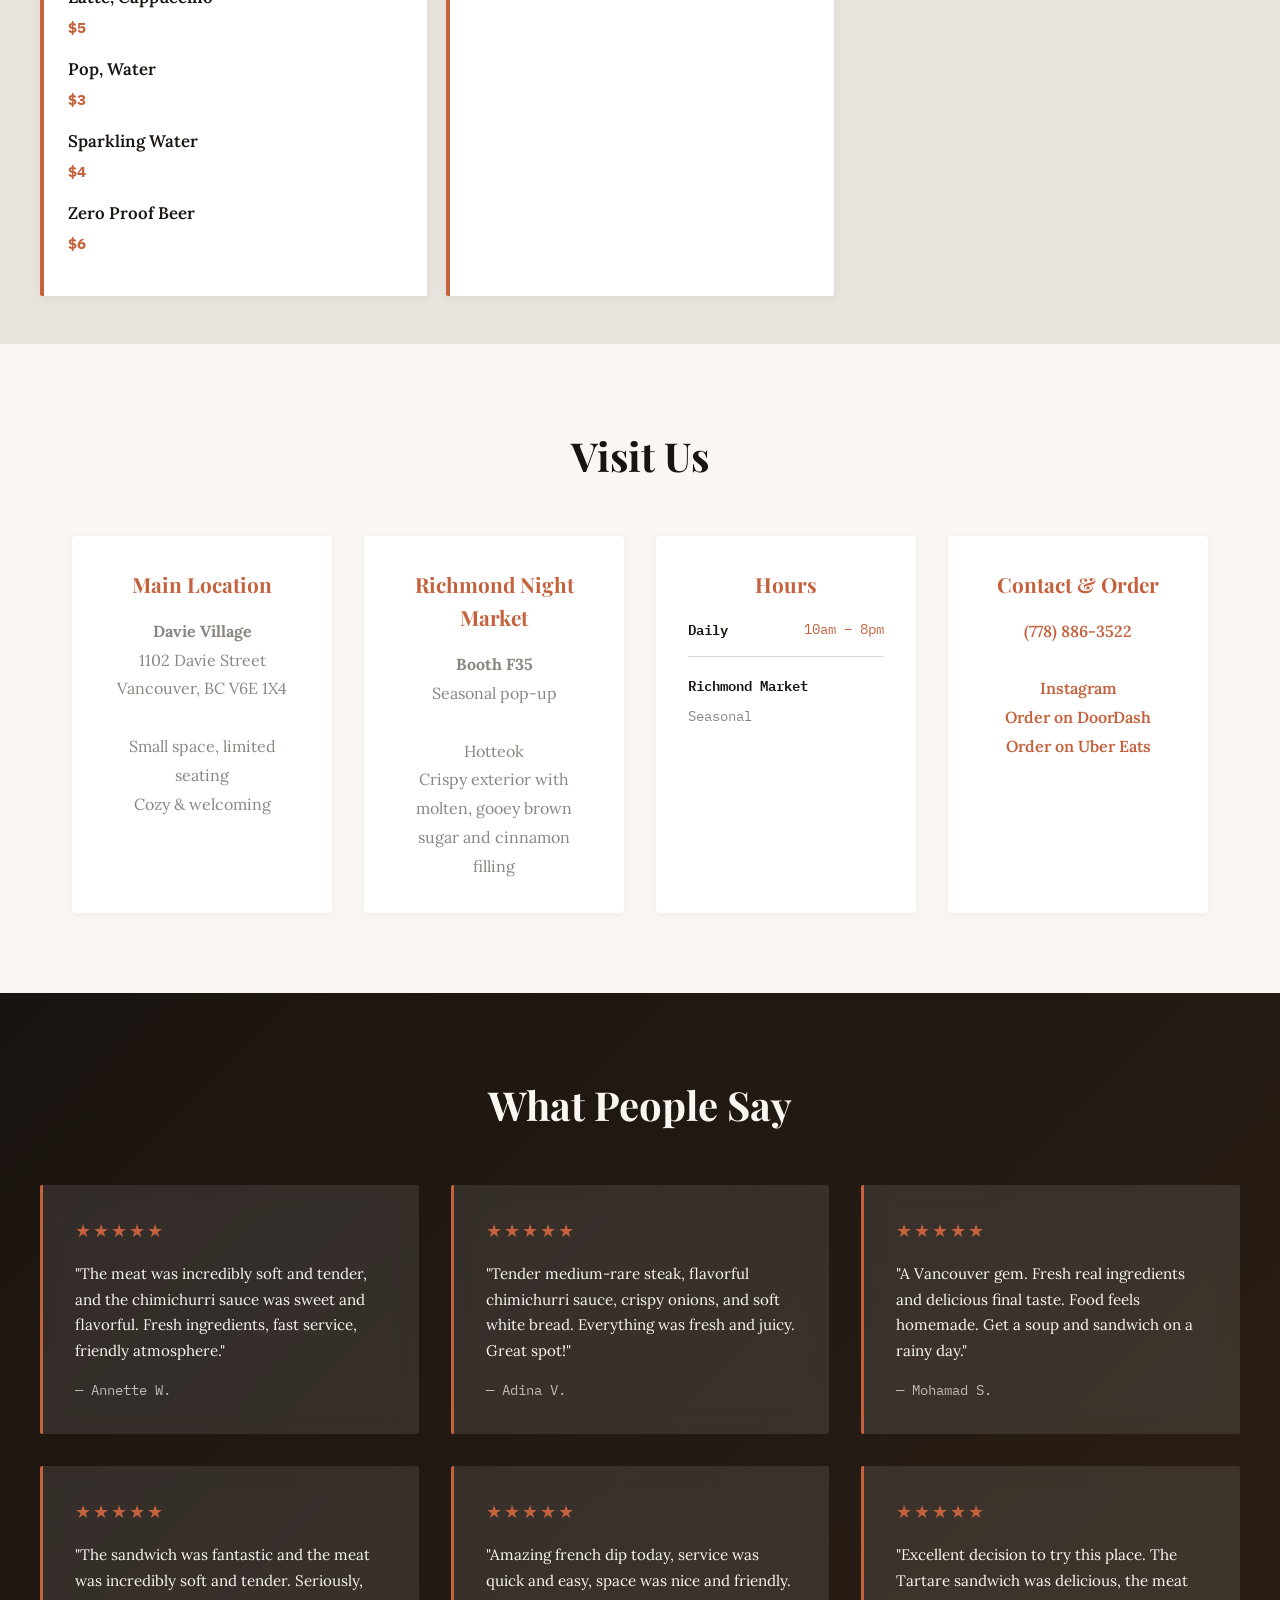
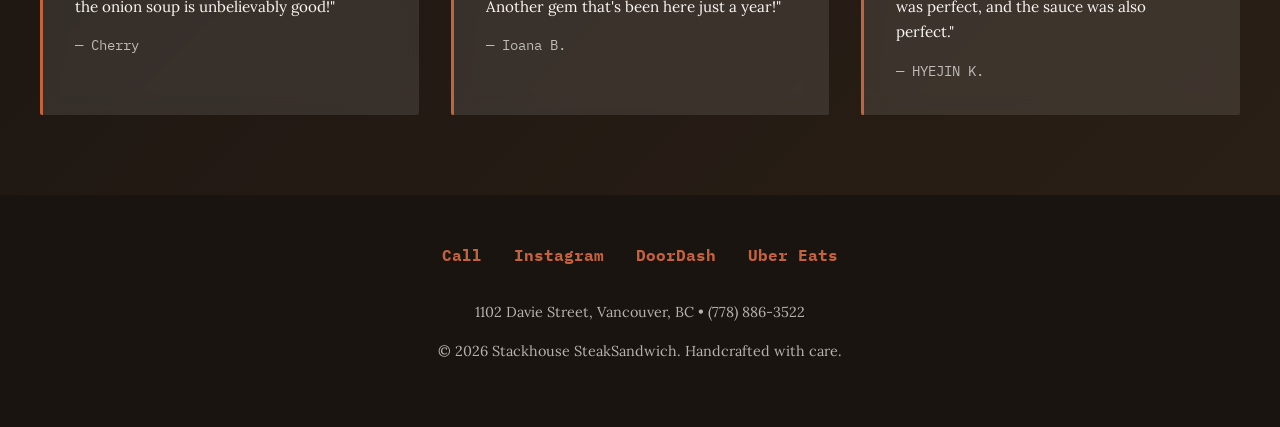
<file: stackhouse-website.html>
<!DOCTYPE html>
<html lang="en">
<head>
    <meta charset="UTF-8">
    <meta name="viewport" content="width=device-width, initial-scale=1.0">
    <title>Stackhouse Steak Sandwich | Vancouver</title>
    <link href="https://fonts.googleapis.com/css2?family=Playfair+Display:wght@700;900&family=IBM+Plex+Mono:wght@400;600&family=Lora:wght@400;500;600&display=swap" rel="stylesheet">
    <style>
        * {
            margin: 0;
            padding: 0;
            box-sizing: border-box;
        }

        :root {
            --primary-dark: #1a1410;
            --primary-accent: #c4623d;
            --cream: #faf7f3;
            --warm-gray: #8b8680;
            --light-gray: #e8e3dd;
        }

        html {
            scroll-behavior: smooth;
        }

        body {
            font-family: 'Lora', serif;
            color: var(--primary-dark);
            background: var(--cream);
            line-height: 1.6;
            overflow-x: hidden;
        }

        /* Header & Navigation */
        header {
            background: var(--primary-dark);
            color: var(--cream);
            padding: 1.5rem 2rem;
            position: sticky;
            top: 0;
            z-index: 1000;
            box-shadow: 0 4px 15px rgba(0, 0, 0, 0.1);
        }

        nav {
            max-width: 1200px;
            margin: 0 auto;
            display: flex;
            justify-content: space-between;
            align-items: center;
        }

        .logo {
            font-family: 'Playfair Display', serif;
            font-size: 1.8rem;
            font-weight: 900;
            letter-spacing: -1px;
        }

        .nav-links {
            display: flex;
            gap: 2rem;
            list-style: none;
        }

        .nav-links a {
            color: var(--cream);
            text-decoration: none;
            font-family: 'IBM Plex Mono', monospace;
            font-size: 0.85rem;
            letter-spacing: 1px;
            transition: color 0.3s ease;
        }

        .nav-links a:hover {
            color: var(--primary-accent);
        }

        /* Hamburger Menu */
        .hamburger {
            display: none;
            flex-direction: column;
            cursor: pointer;
            gap: 5px;
        }

        .hamburger span {
            width: 25px;
            height: 3px;
            background: var(--cream);
            border-radius: 2px;
            transition: all 0.3s ease;
        }

        .hamburger.active span:nth-child(1) {
            opacity: 0;
        }

        .hamburger.active span:nth-child(2) {
            opacity: 0;
        }

        .hamburger.active span:nth-child(3) {
            opacity: 0;
        }

        /* Mobile Menu */
        .mobile-menu {
            display: none;
            position: fixed;
            top: 70px;
            left: 0;
            right: 0;
            background: var(--primary-dark);
            flex-direction: column;
            padding: 2rem;
            gap: 1.5rem;
            z-index: 999;
            box-shadow: 0 4px 15px rgba(0, 0, 0, 0.2);
        }

        .mobile-menu.active {
            display: flex;
        }

        .mobile-menu a {
            color: var(--cream);
            text-decoration: none;
            font-family: 'IBM Plex Mono', monospace;
            font-size: 1rem;
            letter-spacing: 1px;
            padding: 0.5rem 0;
            border-bottom: 1px solid rgba(250, 247, 243, 0.1);
        }

        .mobile-menu a:last-child {
            border-bottom: none;
        }

        /* Hero Section */
        .hero {
            background: linear-gradient(135deg, var(--primary-dark) 0%, #2a1f16 100%);
            color: var(--cream);
            padding: 6rem 2rem;
            text-align: center;
            position: relative;
            overflow: hidden;
            min-height: 100vh;
            display: flex;
            align-items: center;
            justify-content: center;
        }

        .hero::before {
            content: '';
            position: absolute;
            top: -50%;
            right: -20%;
            width: 500px;
            height: 500px;
            background: radial-gradient(circle, var(--primary-accent) 0%, transparent 70%);
            opacity: 0.1;
            animation: float 15s ease-in-out infinite;
        }

        @keyframes float {
            0%, 100% { transform: translateY(0px); }
            50% { transform: translateY(-30px); }
        }

        @keyframes fadeInUp {
            from {
                opacity: 0;
                transform: translateY(30px);
            }
            to {
                opacity: 1;
                transform: translateY(0);
            }
        }

        @keyframes fadeInDown {
            from {
                opacity: 0;
                transform: translateY(-30px);
            }
            to {
                opacity: 1;
                transform: translateY(0);
            }
        }

        @keyframes fadeIn {
            from {
                opacity: 0;
            }
            to {
                opacity: 1;
            }
        }

        @keyframes bounce {
            0%, 100% { transform: translateY(0); }
            50% { transform: translateY(-10px); }
        }

        .hero-content {
            position: relative;
            z-index: 1;
            max-width: 800px;
            margin: 0 auto;
            animation: fadeInUp 1s ease 0.2s both;
        }

        @keyframes fadeInUp {
            from {
                opacity: 0;
                transform: translateY(30px);
            }
            to {
                opacity: 1;
                transform: translateY(0);
            }
        }

        h1 {
            font-family: 'Playfair Display', serif;
            font-size: 3.5rem;
            font-weight: 900;
            margin-bottom: 1rem;
            letter-spacing: -2px;
            line-height: 1.1;
            color: var(--cream);
        }

        .tagline {
            font-family: 'IBM Plex Mono', monospace;
            font-size: 1rem;
            letter-spacing: 2px;
            color: var(--primary-accent);
            text-transform: uppercase;
            margin-bottom: 1rem;
        }

        .hero-description {
            font-size: 1.2rem;
            margin-bottom: 2rem;
            color: rgba(250, 247, 243, 0.9);
            max-width: 600px;
            margin-left: auto;
            margin-right: auto;
        }

        .cta-button {
            display: inline-block;
            background: var(--primary-accent);
            color: var(--primary-dark);
            padding: 1rem 2.5rem;
            text-decoration: none;
            font-family: 'IBM Plex Mono', monospace;
            font-weight: 700;
            letter-spacing: 1px;
            transition: all 0.3s ease;
            border: 2px solid var(--primary-accent);
            cursor: pointer;
            border-radius: 2px;
        }

        .cta-button:hover {
            background: var(--primary-dark);
            color: var(--primary-accent);
            transform: translateY(-2px);
            box-shadow: 0 8px 25px rgba(196, 98, 61, 0.3);
        }

        /* About Section */
        .about {
            max-width: 1200px;
            margin: 5rem auto;
            padding: 0 2rem;
            display: grid;
            grid-template-columns: 1fr 1fr;
            gap: 4rem;
            align-items: center;
        }

        .about-text h2 {
            font-family: 'Playfair Display', serif;
            font-size: 2.5rem;
            margin-bottom: 1.5rem;
            color: var(--primary-dark);
        }

        .about-text p {
            margin-bottom: 1rem;
            font-size: 1.05rem;
            color: var(--warm-gray);
            line-height: 1.8;
        }

        .about-image {
            width: 100%;
            height: 400px;
            background: linear-gradient(135deg, var(--primary-accent) 0%, #d97d5e 100%);
            border-radius: 4px;
            display: flex;
            align-items: center;
            justify-content: center;
            font-size: 4rem;
            color: rgba(255, 255, 255, 0.3);
            position: relative;
            overflow: hidden;
        }

        .about-image::before {
            content: '';
            font-size: 5rem;
            animation: pulse 3s ease-in-out infinite;
        }

        @keyframes pulse {
            0%, 100% { transform: scale(1); }
            50% { transform: scale(1.1); }
        }

        /* Menu Section */
        .menu {
            background: var(--light-gray);
            padding: 3rem 2rem;
            margin: 2rem 0;
        }

        .menu-header {
            max-width: 1200px;
            margin: 0 auto 2rem;
            text-align: center;
        }

        .menu-header h2 {
            font-family: 'Playfair Display', serif;
            font-size: 2.5rem;
            margin-bottom: 1rem;
            color: var(--primary-dark);
        }

        .menu-grid {
            max-width: 1200px;
            margin: 0 auto;
            display: grid;
            grid-template-columns: repeat(auto-fit, minmax(300px, 1fr));
            gap: 1.2rem;
        }

        .menu-category {
            background: white;
            padding: 1.5rem;
            border-left: 4px solid var(--primary-accent);
            border-radius: 2px;
            box-shadow: 0 2px 10px rgba(0, 0, 0, 0.05);
            transition: transform 0.3s ease, box-shadow 0.3s ease;
        }

        .menu-category:hover {
            transform: translateY(-5px);
            box-shadow: 0 8px 25px rgba(0, 0, 0, 0.1);
        }

        .menu-category h3 {
            font-family: 'Playfair Display', serif;
            font-size: 1.5rem;
            color: var(--primary-accent);
            margin-bottom: 1rem;
            text-transform: uppercase;
            letter-spacing: 1px;
        }

        .menu-item {
            margin-bottom: 1rem;
        }

        .menu-item-name {
            font-weight: 600;
            color: var(--primary-dark);
            font-size: 1.05rem;
        }

        .menu-item-desc {
            font-size: 0.9rem;
            color: var(--warm-gray);
            font-style: italic;
            margin-top: 0.3rem;
        }

        .menu-item-price {
            font-family: 'IBM Plex Mono', monospace;
            font-weight: 700;
            color: var(--primary-accent);
            margin-top: 0.3rem;
            font-size: 0.95rem;
        }

        /* Info Section */
        .info {
            max-width: 1200px;
            margin: 5rem auto;
            padding: 0 2rem;
        }

        .info h2 {
            font-family: 'Playfair Display', serif;
            font-size: 2.5rem;
            text-align: center;
            margin-bottom: 3rem;
            color: var(--primary-dark);
        }

        .info-grid {
            display: grid;
            grid-template-columns: repeat(auto-fit, minmax(250px, 1fr));
            gap: 2rem;
        }

        .info-card {
            background: white;
            padding: 2rem;
            border-radius: 4px;
            box-shadow: 0 2px 10px rgba(0, 0, 0, 0.05);
            text-align: center;
        }

        .info-card h3 {
            font-family: 'Playfair Display', serif;
            font-size: 1.3rem;
            color: var(--primary-accent);
            margin-bottom: 1rem;
        }

        .info-card p {
            color: var(--warm-gray);
            line-height: 1.8;
        }

        .hours-list {
            text-align: left;
            font-family: 'IBM Plex Mono', monospace;
            font-size: 0.9rem;
            margin-top: 1rem;
        }

        .hours-list div {
            display: flex;
            justify-content: space-between;
            margin-bottom: 0.5rem;
        }

        .day {
            color: var(--primary-dark);
            font-weight: 600;
        }

        .time {
            color: var(--primary-accent);
        }

        /* Reviews Section */
        .reviews {
            background: linear-gradient(135deg, var(--primary-dark) 0%, #2a1f16 100%);
            color: var(--cream);
            padding: 5rem 2rem;
            margin-top: 3rem;
        }

        .reviews h2 {
            font-family: 'Playfair Display', serif;
            font-size: 2.5rem;
            text-align: center;
            margin-bottom: 3rem;
            color: var(--cream);
        }

        .reviews-grid {
            max-width: 1200px;
            margin: 0 auto;
            display: grid;
            grid-template-columns: repeat(auto-fit, minmax(280px, 1fr));
            gap: 2rem;
        }

        .review-card {
            background: rgba(255, 255, 255, 0.1);
            padding: 2rem;
            border-left: 3px solid var(--primary-accent);
            border-radius: 2px;
            backdrop-filter: blur(10px);
        }

        .review-stars {
            color: var(--primary-accent);
            margin-bottom: 1rem;
            font-size: 1.1rem;
            letter-spacing: 2px;
        }

        .review-text {
            font-size: 0.95rem;
            line-height: 1.7;
            margin-bottom: 1rem;
        }

        .review-author {
            font-family: 'IBM Plex Mono', monospace;
            font-size: 0.85rem;
            color: rgba(250, 247, 243, 0.7);
        }

        /* Footer */
        footer {
            background: var(--primary-dark);
            color: var(--cream);
            padding: 3rem 2rem;
            text-align: center;
        }

        .social-links {
            display: flex;
            justify-content: center;
            gap: 2rem;
            margin-bottom: 2rem;
        }

        .social-links a {
            color: var(--primary-accent);
            text-decoration: none;
            font-family: 'IBM Plex Mono', monospace;
            font-weight: 700;
            transition: color 0.3s ease;
        }

        .social-links a:hover {
            color: var(--cream);
        }

        .footer-text {
            font-size: 0.9rem;
            color: rgba(250, 247, 243, 0.7);
            margin-bottom: 1rem;
        }

        @media (max-width: 768px) {
            h1 {
                font-size: 2rem;
            }

            .logo {
                font-size: 1.3rem;
                max-width: 120px;
                line-height: 1.2;
            }

            .nav-links {
                display: none;
            }

            .hamburger {
                display: flex;
            }

            .hero {
                padding: 2rem 1rem;
                min-height: 100vh;
                display: flex;
                align-items: center;
                justify-content: center;
            }

            .hero-content {
                max-width: 100%;
                margin-bottom: 100px;
            }

            .tagline {
                font-size: 0.75rem;
                margin-bottom: 0.5rem;
            }

            h1 {
                font-size: 1.8rem;
                margin-bottom: 0.8rem;
                line-height: 1.2;
            }

            .hero-description {
                font-size: 0.95rem;
                margin-bottom: 1.5rem;
                line-height: 1.5;
            }

            .cta-button {
                padding: 0.8rem 1.5rem;
                font-size: 0.9rem;
            }

            .hero-scroll {
                position: fixed !important;
                bottom: 20px !important;
                left: 50% !important;
                transform: translateX(-50%) !important;
                z-index: 100 !important;
            }

            .hero-scroll p {
                font-size: 0.8rem !important;
            }

            .about {
                grid-template-columns: 1fr;
                gap: 2rem;
                padding: 2rem 1rem;
            }

            .about-text h2 {
                font-size: 1.8rem;
            }

            .about-image {
                height: 300px;
            }

            .menu {
                padding: 3rem 1rem;
            }

            .menu-header h2 {
                font-size: 1.8rem;
            }

            .menu-grid {
                grid-template-columns: 1fr;
                gap: 1rem;
                padding: 0 1rem;
            }

            .menu-category {
                padding: 1.5rem;
            }

            .menu-category h3 {
                font-size: 1.2rem;
            }

            .info {
                padding: 2rem 1rem;
            }

            .info h2 {
                font-size: 1.8rem;
            }

            .info-grid {
                grid-template-columns: 1fr;
                gap: 1rem;
            }

            .info-card {
                padding: 1.5rem;
            }

            .reviews {
                padding: 3rem 1rem;
            }

            .reviews h2 {
                font-size: 1.8rem;
            }

            .reviews-grid {
                grid-template-columns: 1fr;
                gap: 1rem;
            }

            .review-card {
                padding: 1.5rem;
            }

            .order {
                padding: 3rem 1rem !important;
            }

            header {
                padding: 1rem 1rem;
            }

            .logo {
                font-size: 1.2rem;
            }
        }

        @media (max-width: 480px) {
            h1 {
                font-size: 1.5rem;
            }

            .logo {
                font-size: 0.9rem;
                max-width: 100px;
                line-height: 1.1;
            }

            .tagline {
                font-size: 0.65rem;
            }

            .hero-description {
                font-size: 0.9rem;
            }

            .cta-button {
                padding: 0.7rem 1.2rem;
                font-size: 0.85rem;
                width: 100%;
            }

            .hero-scroll {
                bottom: 15px !important;
            }

            .hero-scroll p {
                font-size: 0.75rem !important;
            }

            .about {
                padding: 1.5rem 1rem;
            }

            .about-text h2 {
                font-size: 1.5rem;
            }

            .about-text p {
                font-size: 0.95rem;
            }

            .menu-category h3 {
                font-size: 1rem;
            }

            .menu-item-name {
                font-size: 1rem;
            }

            .menu-item-desc {
                font-size: 0.85rem;
            }

            .menu-item-price {
                font-size: 0.9rem;
            }

            .info h2 {
                font-size: 1.5rem;
            }

            .info-card h3 {
                font-size: 1rem;
            }

            .info-card p {
                font-size: 0.9rem;
            }

            .reviews h2 {
                font-size: 1.5rem;
            }

            .review-text {
                font-size: 0.9rem;
            }

            .review-author {
                font-size: 0.8rem;
            }
        }
    </style>
</head>
<body>
    <header>
        <nav>
            <div class="logo">STACKHOUSE STEAK SANDWICH</div>
            <ul class="nav-links">
                <li><a href="#about">About</a></li>
                <li><a href="#menu">Menu</a></li>
                <li><a href="#order">Order</a></li>
                <li><a href="#hours">Hours</a></li>
                <li><a href="#reviews">Reviews</a></li>
            </ul>
            <div class="hamburger" id="hamburger">
                <span></span>
                <span></span>
                <span></span>
            </div>
        </nav>
    </header>

    <div class="mobile-menu" id="mobileMenu">
        <a href="#about" onclick="closeMobileMenu()">About</a>
        <a href="#menu" onclick="closeMobileMenu()">Menu</a>
        <a href="#order" onclick="closeMobileMenu()">Order</a>
        <a href="#hours" onclick="closeMobileMenu()">Hours</a>
        <a href="#reviews" onclick="closeMobileMenu()">Reviews</a>
    </div>

    <script>
        const hamburger = document.getElementById('hamburger');
        const mobileMenu = document.getElementById('mobileMenu');

        hamburger.addEventListener('click', function() {
            hamburger.classList.toggle('active');
            mobileMenu.classList.toggle('active');
        });

        function closeMobileMenu() {
            hamburger.classList.remove('active');
            mobileMenu.classList.remove('active');
        }

        // Close menu when clicking outside
        document.addEventListener('click', function(event) {
            if (!event.target.closest('header') && !event.target.closest('.mobile-menu')) {
                hamburger.classList.remove('active');
                mobileMenu.classList.remove('active');
            }
        });
    </script>

    <!-- Hero -->
    <section class="hero">
        <div class="hero-content">
            <div class="tagline" style="animation: fadeInDown 0.8s ease 0.2s both;">STEAK SANDWICH PERFECTED</div>
            <h1 style="animation: fadeInDown 0.8s ease 0.4s both;">Stackhouse Steak Sandwich</h1>
            <p class="hero-description" style="animation: fadeInDown 0.8s ease 0.6s both;">Medium-rare steak. Fresh bread. Signature chimichurri.<br>Crafted with precision. Served with care.</p>
            <div style="animation: fadeInUp 0.8s ease 0.8s both; display: flex; gap: 1rem; justify-content: center; flex-wrap: wrap;">
                <a href="#order" class="cta-button">Order Now</a>
                <a href="#menu" class="cta-button" style="background: transparent; color: var(--primary-accent); border: 2px solid var(--primary-accent);">View Menu</a>
            </div>
        </div>
        <div class="hero-scroll" style="animation: fadeIn 1.2s ease 1.2s both; position: absolute; bottom: 2rem; left: 50%; transform: translateX(-50%); text-align: center; color: rgba(250, 247, 243, 0.6);">
            <p style="font-size: 0.9rem; margin-bottom: 0.5rem;">Scroll to explore</p>
            <div style="font-size: 1.5rem; animation: bounce 2s infinite;">↓</div>
        </div>
    </section>

    <!-- About -->
    <section class="about" id="about">
        <div class="about-text">
            <h2>Crafted with Care</h2>
            <p>Stackhouse is a small sandwich shop on Davie Street in Vancouver, dedicated to doing one thing extraordinarily well: steak sandwiches.</p>
            <p>We use tender, medium-rare steak with fresh bread and our signature chimichurri sauce. Every ingredient is selected for quality and flavor. Every sandwich is made with precision.</p>
            <p>It's simple. It's fresh. It's unforgettable.</p>
        </div>
        <div class="about-image" style="background: none; display: flex; align-items: center; justify-content: center; border-radius: 8px; overflow: hidden;">
            <img src="sandwich.jpg?v=1" alt="Stackhouse Steak Sandwich" style="width: 100%; height: 100%; object-fit: cover;">
        </div>
    </section>

    <!-- Order Section -->
    <section class="order" id="order" style="background: linear-gradient(135deg, var(--primary-dark) 0%, #2a1f16 100%); color: var(--cream); padding: 5rem 2rem; text-align: center;">
        <div style="max-width: 800px; margin: 0 auto;">
            <h2 style="font-family: 'Playfair Display', serif; font-size: 2.5rem; margin-bottom: 1rem; color: var(--cream);">Ready to Order?</h2>
            <p style="font-size: 1.05rem; margin-bottom: 2rem; color: rgba(250, 247, 243, 0.9);">Order for delivery or pickup from your favorite platform</p>
            <div style="display: flex; gap: 1.5rem; justify-content: center; flex-wrap: wrap;">
                <a href="https://www.doordash.com/store/stackhouse-steak-sandwich-vancouver-33182629/56385746/?event_type=autocomplete&pickup=false" target="_blank" style="background: var(--primary-accent); color: var(--primary-dark); padding: 1rem 2.5rem; text-decoration: none; font-family: 'Lora', serif; font-weight: 700; letter-spacing: 0.5px; border: 2px solid var(--primary-accent); border-radius: 2px; display: inline-block; transition: all 0.3s ease; cursor: pointer;" onmouseover="this.style.background='var(--primary-dark)'; this.style.color='var(--primary-accent)';" onmouseout="this.style.background='var(--primary-accent)'; this.style.color='var(--primary-dark)';">Order on DoorDash</a>
                <a href="https://www.ubereats.com/ca/store/stackhouse-steaksandwich/ecouAs_ZU3mbk9xz7SRgxw?diningMode=DELIVERY&surfaceName=" target="_blank" style="background: var(--primary-accent); color: var(--primary-dark); padding: 1rem 2.5rem; text-decoration: none; font-family: 'Lora', serif; font-weight: 700; letter-spacing: 0.5px; border: 2px solid var(--primary-accent); border-radius: 2px; display: inline-block; transition: all 0.3s ease; cursor: pointer;" onmouseover="this.style.background='var(--primary-dark)'; this.style.color='var(--primary-accent)';" onmouseout="this.style.background='var(--primary-accent)'; this.style.color='var(--primary-dark)';">Order on Uber Eats</a>
            </div>
        </div>
    </section>

    <!-- Expansion Banner -->
    <section style="background: linear-gradient(135deg, var(--primary-accent) 0%, #d97d5e 100%); color: var(--cream); padding: 2rem; text-align: center; margin: 0;">
        <h3 style="font-family: 'IBM Plex Mono', monospace; letter-spacing: 2px; text-transform: uppercase; margin-bottom: 0.5rem;">Now at Richmond Night Market</h3>
        <p style="font-size: 1.1rem; margin-bottom: 0.5rem;">Visit us at <strong>Booth F35</strong></p>
        <p style="font-size: 0.95rem; opacity: 0.95;">Hotteok - Crispy exterior with molten, gooey brown sugar and cinnamon filling</p>
    </section>

    <!-- Menu -->
    <section class="menu" id="menu">
        <div class="menu-header">
            <h2>What We Serve</h2>
            <p>Our signature sandwiches, plus expanded menu at Richmond Night Market</p>
        </div>

        <div class="menu-grid">
            <!-- Breakfast Sandwiches -->
            <div class="menu-category">
                <h3>Breakfast Sandwiches</h3>
                <div class="menu-item">
                    <div class="menu-item-name">Bacon & Egg Sandwich</div>
                    <div class="menu-item-price">$5</div>
                </div>
                <div class="menu-item">
                    <div class="menu-item-name">BBQ Pulled Pork & Egg Sandwich</div>
                    <div class="menu-item-price">$7</div>
                </div>
                <div class="menu-item">
                    <div class="menu-item-name">Steak & Egg Sandwich</div>
                    <div class="menu-item-price">$9</div>
                </div>
                <div class="menu-item">
                    <div class="menu-item-name">Steak, Bacon & Egg Sandwich</div>
                    <div class="menu-item-price">$10</div>
                </div>
            </div>

            <!-- Main Sandwiches -->
            <div class="menu-category">
                <h3>Signature Sandwiches</h3>
                <div class="menu-item">
                    <div class="menu-item-name">BBQ Pulled Pork Sandwich</div>
                    <div class="menu-item-desc">Coleslaw, sweet & spicy, onion chips</div>
                    <div class="menu-item-price">$13</div>
                </div>
                <div class="menu-item">
                    <div class="menu-item-name">Stackhouse Steak Sandwich</div>
                    <div class="menu-item-desc">Med-rare steak, crispy onion, chimichurri sauce</div>
                    <div class="menu-item-price">$15</div>
                </div>
                <div class="menu-item">
                    <div class="menu-item-name">Steak TarTare Open Sandwich</div>
                    <div class="menu-item-desc">Raw, dijon, crushed capers, parsley, red onion</div>
                    <div class="menu-item-price">$15</div>
                </div>
                <div class="menu-item">
                    <div class="menu-item-name">Chicken Dip Sandwich</div>
                    <div class="menu-item-desc">Chicken jus, horseradish, cheese, chicken skin crackling</div>
                    <div class="menu-item-price">$16</div>
                </div>
                <div class="menu-item">
                    <div class="menu-item-name">Beef Dip Sandwich</div>
                    <div class="menu-item-desc">Beef jus, brisket, horseradish, cheese, onion chip</div>
                    <div class="menu-item-price">$18</div>
                </div>
            </div>

            <!-- Sides -->
            <div class="menu-category">
                <h3>Sides</h3>
                <div class="menu-item">
                    <div class="menu-item-name">Caesar Salad</div>
                    <div class="menu-item-desc">White anchovy, crouton, housemade dressing — add chicken $5</div>
                    <div class="menu-item-price">$8</div>
                </div>
                <div class="menu-item">
                    <div class="menu-item-name">French Onion Soup</div>
                    <div class="menu-item-desc">Caramelized onion, swiss cheese, crouton, beef broth</div>
                    <div class="menu-item-price">$8</div>
                </div>
                <div class="menu-item">
                    <div class="menu-item-name">Smashed Potato</div>
                    <div class="menu-item-desc">Smashed instead mashed</div>
                    <div class="menu-item-price">$6</div>
                </div>
                <div class="menu-item">
                    <div class="menu-item-name">Potato Chips</div>
                    <div class="menu-item-desc">Truffle aioli</div>
                    <div class="menu-item-price">$6</div>
                </div>
                <div class="menu-item">
                    <div class="menu-item-name">Vegetable Pickles</div>
                    <div class="menu-item-desc">Cauliflower, gerkins, red onion</div>
                    <div class="menu-item-price">$5</div>
                </div>
            </div>

            <div class="menu-category">
                <h3>Drinks</h3>
                <div class="menu-item">
                    <div class="menu-item-name">Americano</div>
                    <div class="menu-item-price">$3.50</div>
                </div>
                <div class="menu-item">
                    <div class="menu-item-name">Hot Chocolate & Tea</div>
                    <div class="menu-item-price">$3.50</div>
                </div>
                <div class="menu-item">
                    <div class="menu-item-name">Latte, Cappuccino</div>
                    <div class="menu-item-price">$5</div>
                </div>
                <div class="menu-item">
                    <div class="menu-item-name">Pop, Water</div>
                    <div class="menu-item-price">$3</div>
                </div>
                <div class="menu-item">
                    <div class="menu-item-name">Sparkling Water</div>
                    <div class="menu-item-price">$4</div>
                </div>
                <div class="menu-item">
                    <div class="menu-item-name">Zero Proof Beer</div>
                    <div class="menu-item-price">$6</div>
                </div>
            </div>

            <div class="menu-category">
                <h3>Desserts</h3>
                <div class="menu-item">
                    <div class="menu-item-name">Cheesecake</div>
                    <div class="menu-item-desc">In jar — add strawberry $2</div>
                    <div class="menu-item-price">$7</div>
                </div>
            </div>
        </div>
    </section>

    <!-- Info & Hours -->
    <section class="info" id="hours">
        <h2>Visit Us</h2>
        <div class="info-grid">
            <div class="info-card">
                <h3>Main Location</h3>
                <p><strong>Davie Village</strong><br>1102 Davie Street<br>Vancouver, BC V6E 1X4<br><br>Small space, limited seating<br>Cozy & welcoming</p>
            </div>
            <div class="info-card">
                <h3>Richmond Night Market</h3>
                <p><strong>Booth F35</strong><br>Seasonal pop-up<br><br>Hotteok<br>Crispy exterior with molten, gooey brown sugar and cinnamon filling</p>
            </div>
            <div class="info-card">
                <h3>Hours</h3>
                <div class="hours-list">
                    <div><span class="day">Daily</span><span class="time">10am – 8pm</span></div>
                    <div style="margin-top: 1rem; padding-top: 1rem; border-top: 1px solid rgba(139, 134, 128, 0.3);">
                        <span class="day">Richmond Market</span>
                    </div>
                    <div><span class="time" style="color: var(--warm-gray);">Seasonal</span></div>
                </div>
            </div>
            <div class="info-card">
                <h3>Contact & Order</h3>
                <p><a href="tel:+17788863522" style="color: var(--primary-accent); text-decoration: none; font-weight: 600;">(778) 886-3522</a><br><br>
                <a href="https://www.instagram.com/stackhouse_steaksandwich/" target="_blank" style="color: var(--primary-accent); text-decoration: none; font-weight: 600;">Instagram</a><br>
                <a href="https://www.doordash.com/store/stackhouse-steak-sandwich-vancouver-33182629/56385746/?event_type=autocomplete&pickup=false" target="_blank" style="color: var(--primary-accent); text-decoration: none; font-weight: 600;">Order on DoorDash</a><br>
                <a href="https://www.ubereats.com/ca/store/stackhouse-steaksandwich/ecouAs_ZU3mbk9xz7SRgxw?diningMode=DELIVERY&surfaceName=" target="_blank" style="color: var(--primary-accent); text-decoration: none; font-weight: 600;">Order on Uber Eats</a></p>
            </div>
        </div>
    </section>

    <!-- Reviews -->
    <section class="reviews" id="reviews">
        <h2>What People Say</h2>
        <div class="reviews-grid">
            <div class="review-card">
                <div class="review-stars">★★★★★</div>
                <div class="review-text">"The meat was incredibly soft and tender, and the chimichurri sauce was sweet and flavorful. Fresh ingredients, fast service, friendly atmosphere."</div>
                <div class="review-author">— Annette W.</div>
            </div>
            <div class="review-card">
                <div class="review-stars">★★★★★</div>
                <div class="review-text">"Tender medium-rare steak, flavorful chimichurri sauce, crispy onions, and soft white bread. Everything was fresh and juicy. Great spot!"</div>
                <div class="review-author">— Adina V.</div>
            </div>
            <div class="review-card">
                <div class="review-stars">★★★★★</div>
                <div class="review-text">"A Vancouver gem. Fresh real ingredients and delicious final taste. Food feels homemade. Get a soup and sandwich on a rainy day."</div>
                <div class="review-author">— Mohamad S.</div>
            </div>
            <div class="review-card">
                <div class="review-stars">★★★★★</div>
                <div class="review-text">"The sandwich was fantastic and the meat was incredibly soft and tender. Seriously, the onion soup is unbelievably good!"</div>
                <div class="review-author">— Cherry</div>
            </div>
            <div class="review-card">
                <div class="review-stars">★★★★★</div>
                <div class="review-text">"Amazing french dip today, service was quick and easy, space was nice and friendly. Another gem that's been here just a year!"</div>
                <div class="review-author">— Ioana B.</div>
            </div>
            <div class="review-card">
                <div class="review-stars">★★★★★</div>
                <div class="review-text">"Excellent decision to try this place. The Tartare sandwich was delicious, the meat was perfect, and the sauce was also perfect."</div>
                <div class="review-author">— HYEJIN K.</div>
            </div>
        </div>
    </section>

    <!-- Footer -->
    <footer>
        <div class="social-links">
            <a href="tel:+17788863522">Call</a>
            <a href="https://www.instagram.com/stackhouse_steaksandwich/" target="_blank">Instagram</a>
            <a href="https://www.doordash.com/store/stackhouse-steak-sandwich-vancouver-33182629/56385746/?event_type=autocomplete&pickup=false" target="_blank">DoorDash</a>
            <a href="https://www.ubereats.com/ca/store/stackhouse-steaksandwich/ecouAs_ZU3mbk9xz7SRgxw?diningMode=DELIVERY&surfaceName=" target="_blank">Uber Eats</a>
        </div>
        <div class="footer-text">
            1102 Davie Street, Vancouver, BC • (778) 886-3522
        </div>
        <div class="footer-text">
            © 2026 Stackhouse SteakSandwich. Handcrafted with care.
        </div>
    </footer>
</body>
</html>
</file>
<file: styles.css>
* {
            margin: 0;
            padding: 0;
            box-sizing: border-box;
        }

        :root {
            --primary-dark: #1a1410;
            --primary-accent: #c4623d;
            --cream: #faf7f3;
            --brand: #fae666;
            --bg: #fbf4c8;
            --beige: #e6ddcd;
            --gold: #d9a441;
            --warm-gray: #6b655c;
            --light-gray: #e6ddcd;
        }

        html {
            scroll-behavior: smooth;
        }

        body {
            font-family: 'Lora', serif;
            color: var(--primary-dark);
            background: var(--bg);
            line-height: 1.6;
            overflow-x: hidden;
        }

        /* Header & Navigation */
        header {
            background: var(--beige);
            color: var(--primary-dark);
            padding: 0.9rem 2rem;
            position: sticky;
            top: 0;
            z-index: 1000;
            border-top: 4px solid var(--brand);
            border-bottom: 1px solid rgba(26, 20, 16, 0.1);
            box-shadow: 0 1px 12px rgba(26, 20, 16, 0.05);
        }

        nav {
            max-width: 1200px;
            margin: 0 auto;
            display: flex;
            justify-content: space-between;
            align-items: center;
        }

        .logo {
            font-family: 'Anton', sans-serif;
            font-size: 1.75rem;
            font-weight: 400;
            letter-spacing: 0.5px;
            text-transform: uppercase;
        }

        .nav-links {
            display: flex;
            gap: 2rem;
            list-style: none;
        }

        .nav-links a {
            color: var(--primary-dark);
            text-decoration: none;
            font-family: 'Oswald', sans-serif;
            font-weight: 400;
            font-size: 1.05rem;
            letter-spacing: 1.5px;
            text-transform: uppercase;
            padding-bottom: 3px;
            border-bottom: 1px solid transparent;
            transition: color 0.3s ease, border-color 0.3s ease;
        }

        .nav-links a:hover {
            color: rgba(26, 20, 16, 0.55);
        }

        /* Hamburger Menu */
        .hamburger {
            display: none;
            flex-direction: column;
            cursor: pointer;
            gap: 6px;
        }

        .hamburger span {
            width: 25px;
            height: 3px;
            background: var(--primary-dark);
            border-radius: 2px;
            transition: opacity 0.2s ease;
        }

        .hamburger.active span:nth-child(1) {
            /* Keep lines visible */
        }

        .hamburger.active span:nth-child(2) {
            /* Keep lines visible */
        }

        .hamburger.active span:nth-child(3) {
            /* Keep lines visible */
        }

        /* Mobile Menu */
        .mobile-menu {
            display: none;
            position: fixed;
            top: 60px;
            left: 0;
            right: 0;
            background: var(--beige);
            flex-direction: column;
            padding: 1rem 2rem;
            gap: 0;
            z-index: 999;
            box-shadow: 0 8px 20px rgba(26, 20, 16, 0.12);
            border-bottom: 1px solid rgba(26, 20, 16, 0.1);
        }

        .mobile-menu.active {
            display: flex;
        }

        .mobile-menu a {
            color: var(--primary-dark);
            text-decoration: none;
            font-family: 'Oswald', sans-serif;
            font-weight: 400;
            font-size: 1.15rem;
            letter-spacing: 0;
            text-transform: uppercase;
            padding: 0.75rem 0;
            border-bottom: 1px solid rgba(26, 20, 16, 0.08);
            display: block;
        }

        .mobile-menu a:last-child {
            border-bottom: none;
        }

        /* Hero Section */
        .hero {
            background: linear-gradient(135deg, var(--primary-dark) 0%, #2a1f16 100%);
            color: var(--cream);
            padding: 6rem 2rem;
            text-align: center;
            position: relative;
            overflow: hidden;
            min-height: 100vh;
            display: flex;
            align-items: center;
            justify-content: center;
        }

        .hero::before {
            content: '';
            position: absolute;
            top: -50%;
            right: -20%;
            width: 500px;
            height: 500px;
            background: radial-gradient(circle, var(--primary-accent) 0%, transparent 70%);
            opacity: 0.1;
            animation: float 15s ease-in-out infinite;
        }

        @keyframes float {
            0%, 100% { transform: translateY(0px); }
            50% { transform: translateY(-30px); }
        }

        @keyframes fadeInUp {
            from {
                opacity: 0;
                transform: translateY(30px);
            }
            to {
                opacity: 1;
                transform: translateY(0);
            }
        }

        @keyframes fadeInDown {
            from {
                opacity: 0;
                transform: translateY(-30px);
            }
            to {
                opacity: 1;
                transform: translateY(0);
            }
        }

        @keyframes fadeIn {
            from {
                opacity: 0;
            }
            to {
                opacity: 1;
            }
        }

        @keyframes bounce {
            0%, 100% { transform: translateY(0); }
            50% { transform: translateY(-10px); }
        }

        .hero-content {
            position: relative;
            z-index: 1;
            max-width: 800px;
            margin: 0 auto;
            animation: fadeInUp 1s ease 0.2s both;
        }

        @keyframes fadeInUp {
            from {
                opacity: 0;
                transform: translateY(30px);
            }
            to {
                opacity: 1;
                transform: translateY(0);
            }
        }

        h1 {
            font-family: 'Anton', sans-serif;
            font-size: 3.5rem;
            font-weight: 900;
            margin-bottom: 1rem;
            letter-spacing: 0.5px;
            line-height: 1.1;
            color: var(--cream);
        }

        .tagline {
            font-family: 'IBM Plex Mono', monospace;
            font-size: 1rem;
            letter-spacing: 2px;
            color: var(--primary-accent);
            text-transform: uppercase;
            margin-bottom: 1rem;
        }

        .hero-description {
            font-size: 1.2rem;
            margin-bottom: 2rem;
            color: rgba(250, 247, 243, 0.9);
            max-width: 600px;
            margin-left: auto;
            margin-right: auto;
        }

        .cta-button {
            display: inline-block;
            background: var(--brand);
            color: var(--primary-dark);
            padding: 1rem 2.5rem;
            text-decoration: none;
            font-family: 'IBM Plex Mono', monospace;
            font-weight: 700;
            letter-spacing: 1px;
            transition: all 0.3s ease;
            border: 2px solid var(--brand);
            cursor: pointer;
            border-radius: 4px;
        }

        .cta-button:hover {
            background: #f3d93e;
            border-color: #f3d93e;
            transform: translateY(-2px);
            box-shadow: 0 8px 22px rgba(26, 20, 16, 0.15);
        }

        /* About Section */
        .about {
            max-width: 1200px;
            margin: 5rem auto;
            padding: 0 2rem;
            display: grid;
            grid-template-columns: 1fr 1fr;
            gap: 4rem;
            align-items: center;
        }

        .about-text h2 {
            font-family: 'Anton', sans-serif;
            font-size: 2rem;
            margin-bottom: 1.5rem;
            color: var(--primary-dark);
        }

        .about-text p {
            margin-bottom: 1rem;
            font-size: 1.05rem;
            color: var(--warm-gray);
            line-height: 1.8;
        }

        .about-image {
            width: 100%;
            height: 400px;
            background: linear-gradient(135deg, var(--primary-accent) 0%, #d97d5e 100%);
            border-radius: 4px;
            display: flex;
            align-items: center;
            justify-content: center;
            font-size: 4rem;
            color: rgba(255, 255, 255, 0.3);
            position: relative;
            overflow: hidden;
        }

        .about-image::before {
            content: '';
            font-size: 5rem;
            animation: pulse 3s ease-in-out infinite;
        }

        @keyframes pulse {
            0%, 100% { transform: scale(1); }
            50% { transform: scale(1.1); }
        }

        /* Menu Section */
        .menu {
            background: var(--light-gray);
            padding: 4rem 2rem;
            margin: 0;
        }

        .menu-header {
            max-width: 1200px;
            margin: 0 auto 2rem;
            text-align: center;
        }

        .menu-header h2 {
            font-family: 'Anton', sans-serif;
            font-size: 2rem;
            margin-bottom: 1rem;
            color: var(--primary-dark);
        }

        .menu-grid {
            max-width: 1200px;
            margin: 0 auto;
            display: grid;
            grid-template-columns: repeat(auto-fit, minmax(300px, 1fr));
            gap: 1.2rem;
        }

        .menu-category {
            background: white;
            padding: 2rem 1.75rem;
            border-top: 3px solid var(--brand);
            border-radius: 10px;
            box-shadow: 0 10px 30px rgba(26, 20, 16, 0.06);
            transition: transform 0.3s ease, box-shadow 0.3s ease;
        }

        .menu-category:hover {
            transform: translateY(-5px);
            box-shadow: 0 8px 25px rgba(0, 0, 0, 0.1);
        }

        .menu-category h3 {
            font-family: 'Anton', sans-serif;
            font-size: 1.25rem;
            color: var(--primary-dark);
            margin-bottom: 1rem;
            text-transform: uppercase;
            letter-spacing: 1px;
        }

        .menu-item {
            margin-bottom: 1rem;
        }

        .menu-item-name {
            font-weight: 600;
            color: var(--primary-dark);
            font-size: 1.05rem;
        }

        .menu-item-desc {
            font-size: 0.9rem;
            color: var(--warm-gray);
            font-style: italic;
            margin-top: 0.3rem;
        }

        .menu-item-price {
            font-family: 'IBM Plex Mono', monospace;
            font-weight: 700;
            color: var(--primary-dark);
            margin-top: 0.3rem;
            font-size: 0.95rem;
        }

        /* Info Section */
        .info {
            background: var(--light-gray);
            padding: 5rem 2rem;
            margin: 0;
        }

        .info-grid {
            max-width: 1200px;
            margin: 0 auto;
            display: grid;
            grid-template-columns: repeat(auto-fit, minmax(250px, 1fr));
            gap: 2rem;
        }

        .info h2 {
            font-family: 'Anton', sans-serif;
            font-size: 2rem;
            text-align: center;
            margin-bottom: 3.5rem;
            color: var(--primary-dark);
        }

        .info-card {
            background: white;
            padding: 2.5rem 2rem;
            border-radius: 12px;
            border: 1px solid rgba(26, 20, 16, 0.06);
            box-shadow: 0 10px 30px rgba(26, 20, 16, 0.06);
            text-align: center;
            transition: transform 0.3s ease, box-shadow 0.3s ease;
        }

        .info-card:hover {
            transform: translateY(-5px);
            box-shadow: 0 18px 40px rgba(26, 20, 16, 0.1);
        }

        .info-card h3 {
            font-family: 'Anton', sans-serif;
            font-size: 1.15rem;
            color: var(--primary-dark);
            margin-bottom: 1.25rem;
        }

        .info-card p {
            color: var(--warm-gray);
            line-height: 1.8;
        }

        .hours-list {
            text-align: left;
            font-family: 'IBM Plex Mono', monospace;
            font-size: 0.9rem;
            margin-top: 1rem;
        }

        .hours-list div {
            display: flex;
            justify-content: space-between;
            margin-bottom: 0.5rem;
        }

        .day {
            color: var(--primary-dark);
            font-weight: 600;
        }

        .time {
            color: var(--warm-gray);
        }

        /* Reviews Section */
        .reviews {
            background: var(--light-gray);
            color: var(--primary-dark);
            padding: 5rem 2rem;
            margin-top: 0;
        }

        .reviews h2 {
            font-family: 'Anton', sans-serif;
            font-size: 2rem;
            text-align: center;
            margin-bottom: 3rem;
            color: var(--primary-dark);
        }

        .reviews-grid {
            max-width: 1200px;
            margin: 0 auto;
            display: grid;
            grid-template-columns: repeat(auto-fit, minmax(280px, 1fr));
            gap: 2rem;
        }

        .review-card {
            background: white;
            padding: 2.25rem 2rem;
            border-left: 3px solid var(--brand);
            border-radius: 10px;
            box-shadow: 0 10px 30px rgba(26, 20, 16, 0.06);
            transition: transform 0.3s ease, box-shadow 0.3s ease;
        }

        .review-card:hover {
            transform: translateY(-4px);
            box-shadow: 0 18px 40px rgba(26, 20, 16, 0.1);
        }

        .review-stars {
            color: var(--gold);
            margin-bottom: 1rem;
            font-size: 1.1rem;
            letter-spacing: 2px;
        }

        .review-text {
            font-size: 0.95rem;
            line-height: 1.7;
            margin-bottom: 1rem;
        }

        .review-author {
            font-family: 'IBM Plex Mono', monospace;
            font-size: 0.85rem;
            color: var(--warm-gray);
        }

        /* Footer */
        footer {
            background: var(--primary-dark);
            color: var(--cream);
            padding: 3.5rem 2rem;
            text-align: center;
        }

        .social-links {
            display: flex;
            justify-content: center;
            gap: 2rem;
            margin-bottom: 2rem;
        }

        .social-links a {
            color: var(--cream);
            text-decoration: none;
            font-family: 'IBM Plex Mono', monospace;
            font-weight: 700;
            transition: color 0.3s ease;
        }

        .social-links a:hover {
            color: var(--brand);
        }

        .footer-text {
            font-size: 0.9rem;
            color: rgba(250, 247, 243, 0.6);
            margin-bottom: 1rem;
        }

        @media (max-width: 768px) {
            h1 {
                font-size: 2rem;
            }

            .logo {
                font-size: 1.3rem;
                max-width: 120px;
                line-height: 1.2;
            }

            .nav-links {
                display: none;
            }

            .hamburger {
                display: flex;
            }

            .hero {
                padding: 2rem 1rem;
                min-height: 100vh;
                display: flex;
                align-items: center;
                justify-content: center;
            }

            .hero-content {
                max-width: 100%;
                margin-bottom: 100px;
            }

            .tagline {
                font-size: 0.75rem;
                margin-bottom: 0.5rem;
            }

            h1 {
                font-size: 1.8rem;
                margin-bottom: 0.8rem;
                line-height: 1.2;
            }

            .hero-description {
                font-size: 0.95rem;
                margin-bottom: 1.5rem;
                line-height: 1.5;
            }

            .cta-button {
                padding: 0.8rem 1.5rem;
                font-size: 0.9rem;
            }

            .hero-scroll {
                position: fixed !important;
                bottom: 20px !important;
                left: 50% !important;
                transform: translateX(-50%) !important;
                z-index: 100 !important;
            }

            .hero-scroll p {
                font-size: 0.8rem !important;
            }

            .about {
                grid-template-columns: 1fr;
                gap: 2rem;
                padding: 2rem 1rem;
            }

            .about-text h2 {
                font-size: 1.8rem;
            }

            .about-image {
                height: 300px;
            }

            .menu {
                padding: 3rem 1rem;
            }

            .menu-header h2 {
                font-size: 1.8rem;
            }

            .menu-grid {
                grid-template-columns: 1fr;
                gap: 1rem;
                padding: 0 1rem;
            }

            .menu-category {
                padding: 1.5rem;
            }

            .menu-category h3 {
                font-size: 1.2rem;
            }

            .info {
                padding: 2rem 1rem;
            }

            .info h2 {
                font-size: 1.8rem;
            }

            .info-grid {
                grid-template-columns: 1fr;
                gap: 1rem;
            }

            .info-card {
                padding: 1.5rem;
            }

            .reviews {
                padding: 3rem 1rem;
            }

            .reviews h2 {
                font-size: 1.8rem;
            }

            .reviews-grid {
                grid-template-columns: 1fr;
                gap: 1rem;
            }

            .review-card {
                padding: 1.5rem;
            }

            .order {
                padding: 3rem 1rem !important;
            }

            header {
                padding: 0.7rem 1rem;
            }

            .logo {
                font-size: 1rem;
            }

            .logo img {
                height: 38px !important;
                width: 38px !important;
            }
        }

        @media (max-width: 480px) {
            h1 {
                font-size: 1.5rem;
            }

            .logo {
                font-size: 0.85rem;
                max-width: 160px;
                line-height: 1.2;
            }

            .logo img {
                height: 32px !important;
                width: 32px !important;
            }

            .tagline {
                font-size: 0.65rem;
            }

            .hero-description {
                font-size: 0.9rem;
            }

            .cta-button {
                padding: 0.7rem 1.2rem;
                font-size: 0.85rem;
                width: 100%;
            }

            .hero-scroll {
                bottom: 15px !important;
            }

            .hero-scroll p {
                font-size: 0.75rem !important;
            }

            .about {
                padding: 1.5rem 1rem;
            }

            .about-text h2 {
                font-size: 1.5rem;
            }

            .about-text p {
                font-size: 0.95rem;
            }

            .menu-category h3 {
                font-size: 1rem;
            }

            .menu-item-name {
                font-size: 1rem;
            }

            .menu-item-desc {
                font-size: 0.85rem;
            }

            .menu-item-price {
                font-size: 0.9rem;
            }

            .info h2 {
                font-size: 1.5rem;
            }

            .info-card h3 {
                font-size: 1rem;
            }

            .info-card p {
                font-size: 0.9rem;
            }

            .reviews h2 {
                font-size: 1.5rem;
            }

            .review-text {
                font-size: 0.9rem;
            }

            .review-author {
                font-size: 0.8rem;
            }
        }

        /* ===== Multi-page additions ===== */
        .nav-links a.active {
            color: var(--primary-dark);
            border-bottom: none;
            outline: 2px solid var(--brand);
            border-radius: 4px;
            padding: 0.25rem 0.6rem;
        }

        .page-header {
            background: var(--bg);
            color: var(--primary-dark);
            padding: 4rem 2rem 3rem;
            text-align: center;
        }

        .page-header h1 {
            font-family: 'Anton', sans-serif;
            font-size: 2.4rem;
            font-weight: 900;
            letter-spacing: 0.5px;
            color: var(--primary-dark);
            margin-bottom: 1rem;
        }

        .page-header p {
            font-family: 'IBM Plex Mono', monospace;
            font-size: 0.8rem;
            letter-spacing: 3px;
            text-transform: uppercase;
            color: var(--warm-gray);
            display: inline-block;
            position: relative;
            padding-top: 1.1rem;
        }

        .page-header p::before {
            content: '';
            position: absolute;
            top: 0;
            left: 50%;
            transform: translateX(-50%);
            width: 48px;
            height: 3px;
            background: var(--brand);
            border-radius: 2px;
        }

        .page-body {
            min-height: 50vh;
        }

        /* remove the big top/bottom margins meant for single-page flow */
        .about { margin: 4rem auto; }
        .info { margin: 4rem auto; }
        .menu { margin: 0 0 2rem; }
        .reviews { margin-top: 0; }

        @media (max-width: 768px) {
            .page-header h1 { font-size: 2rem; }
            .page-header { padding: 3rem 1rem 2rem; }
        }
</file>
